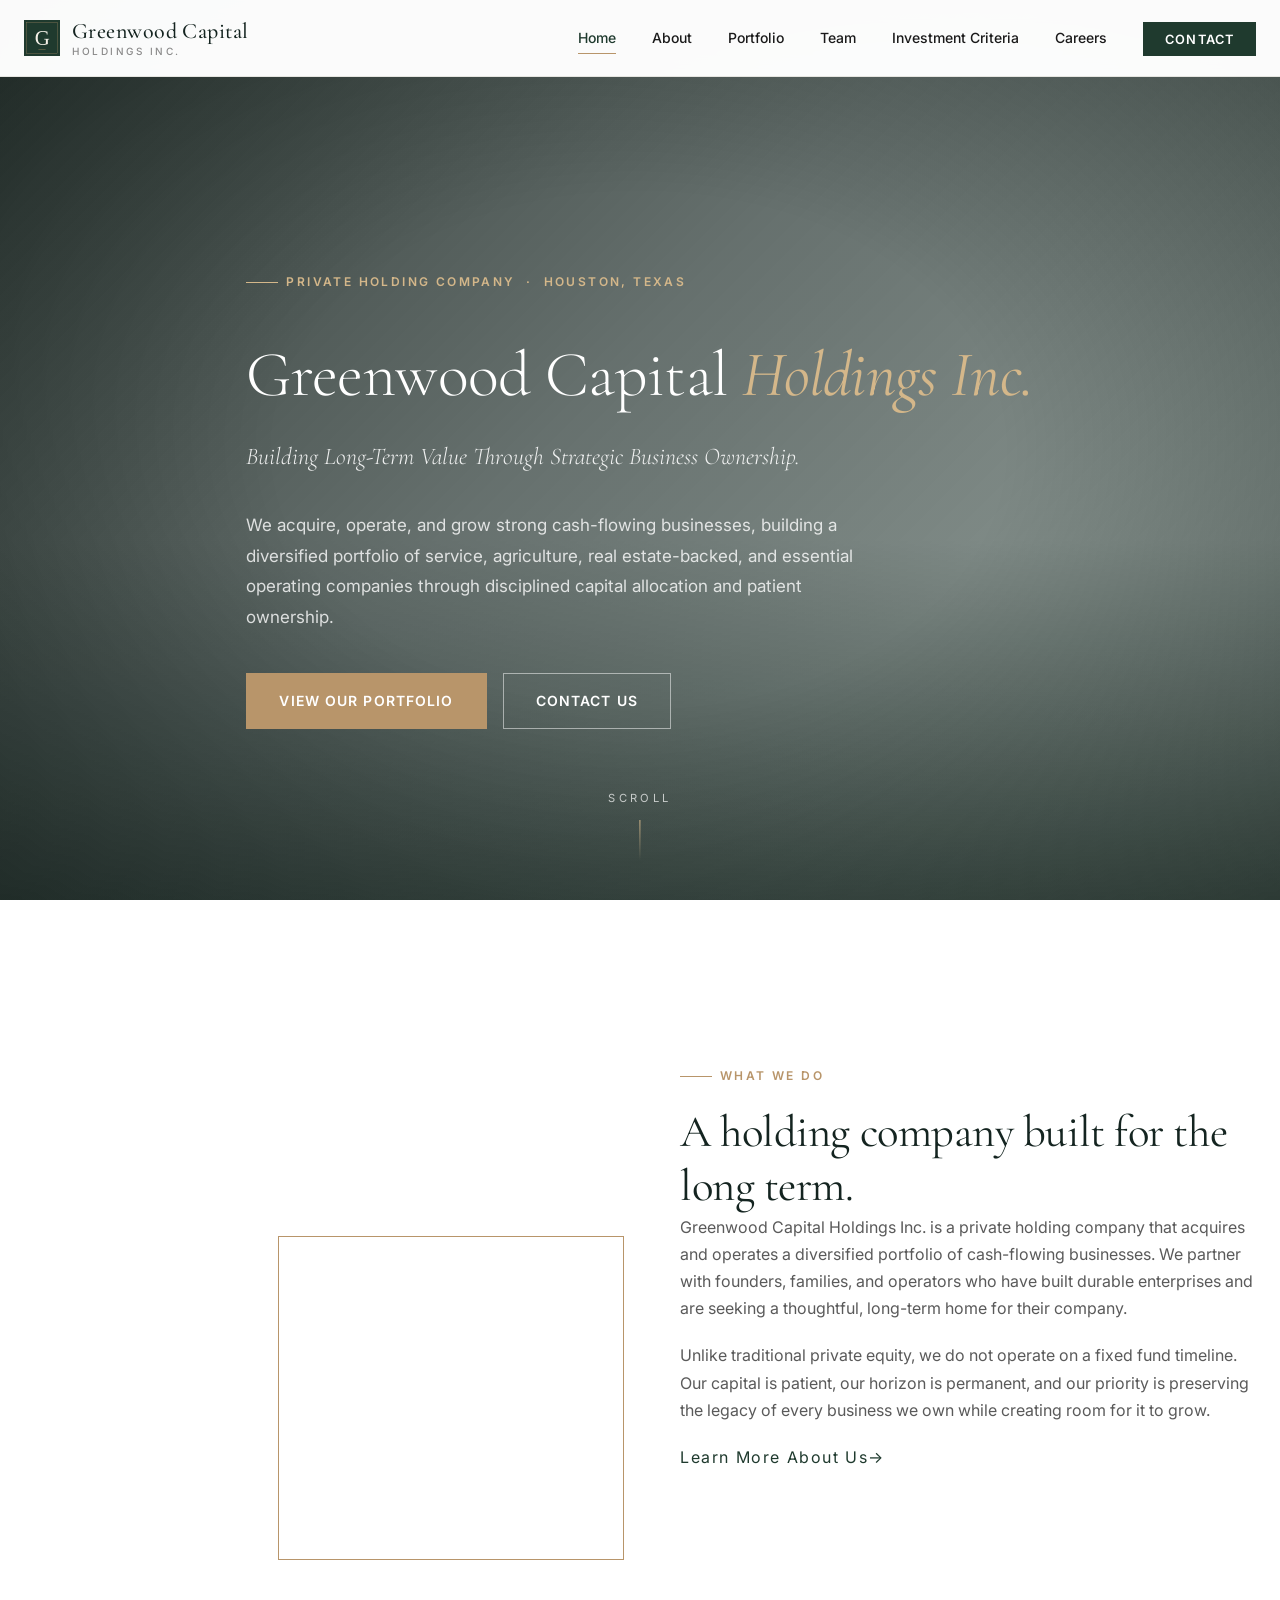
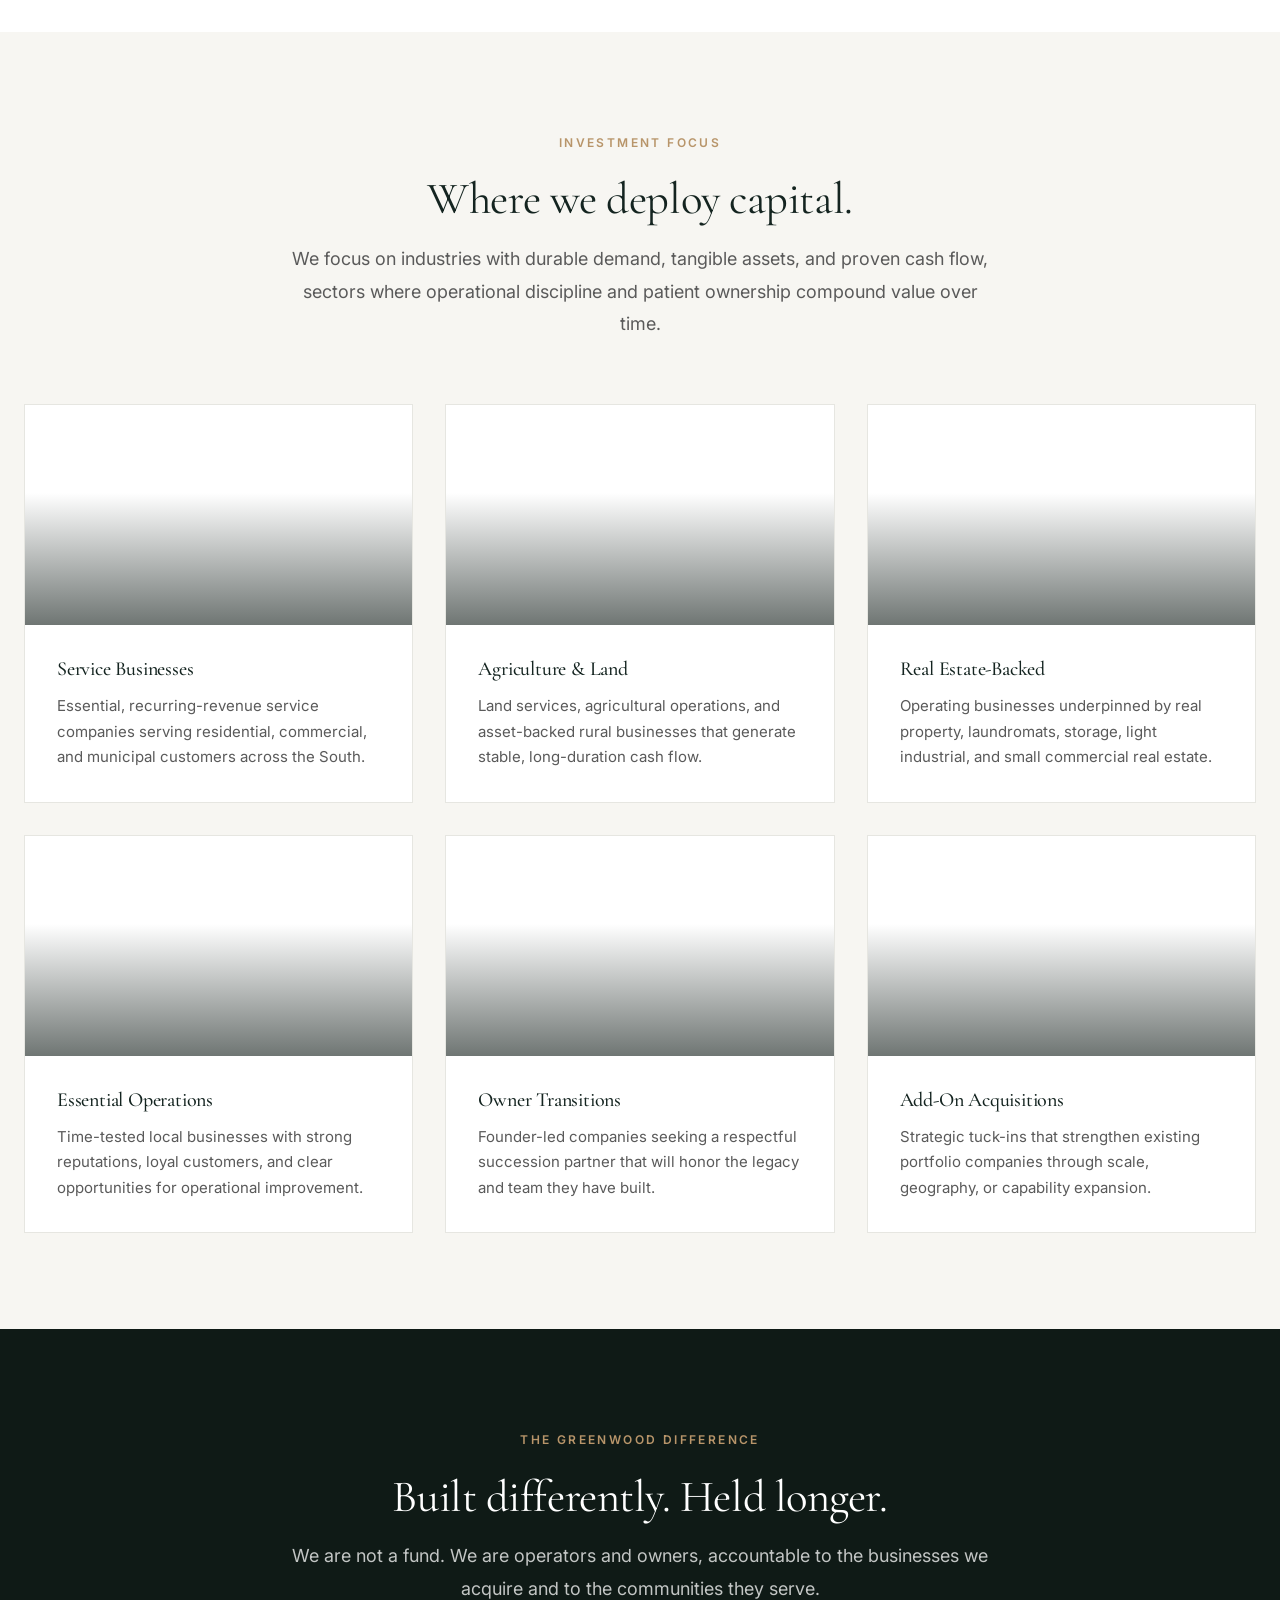
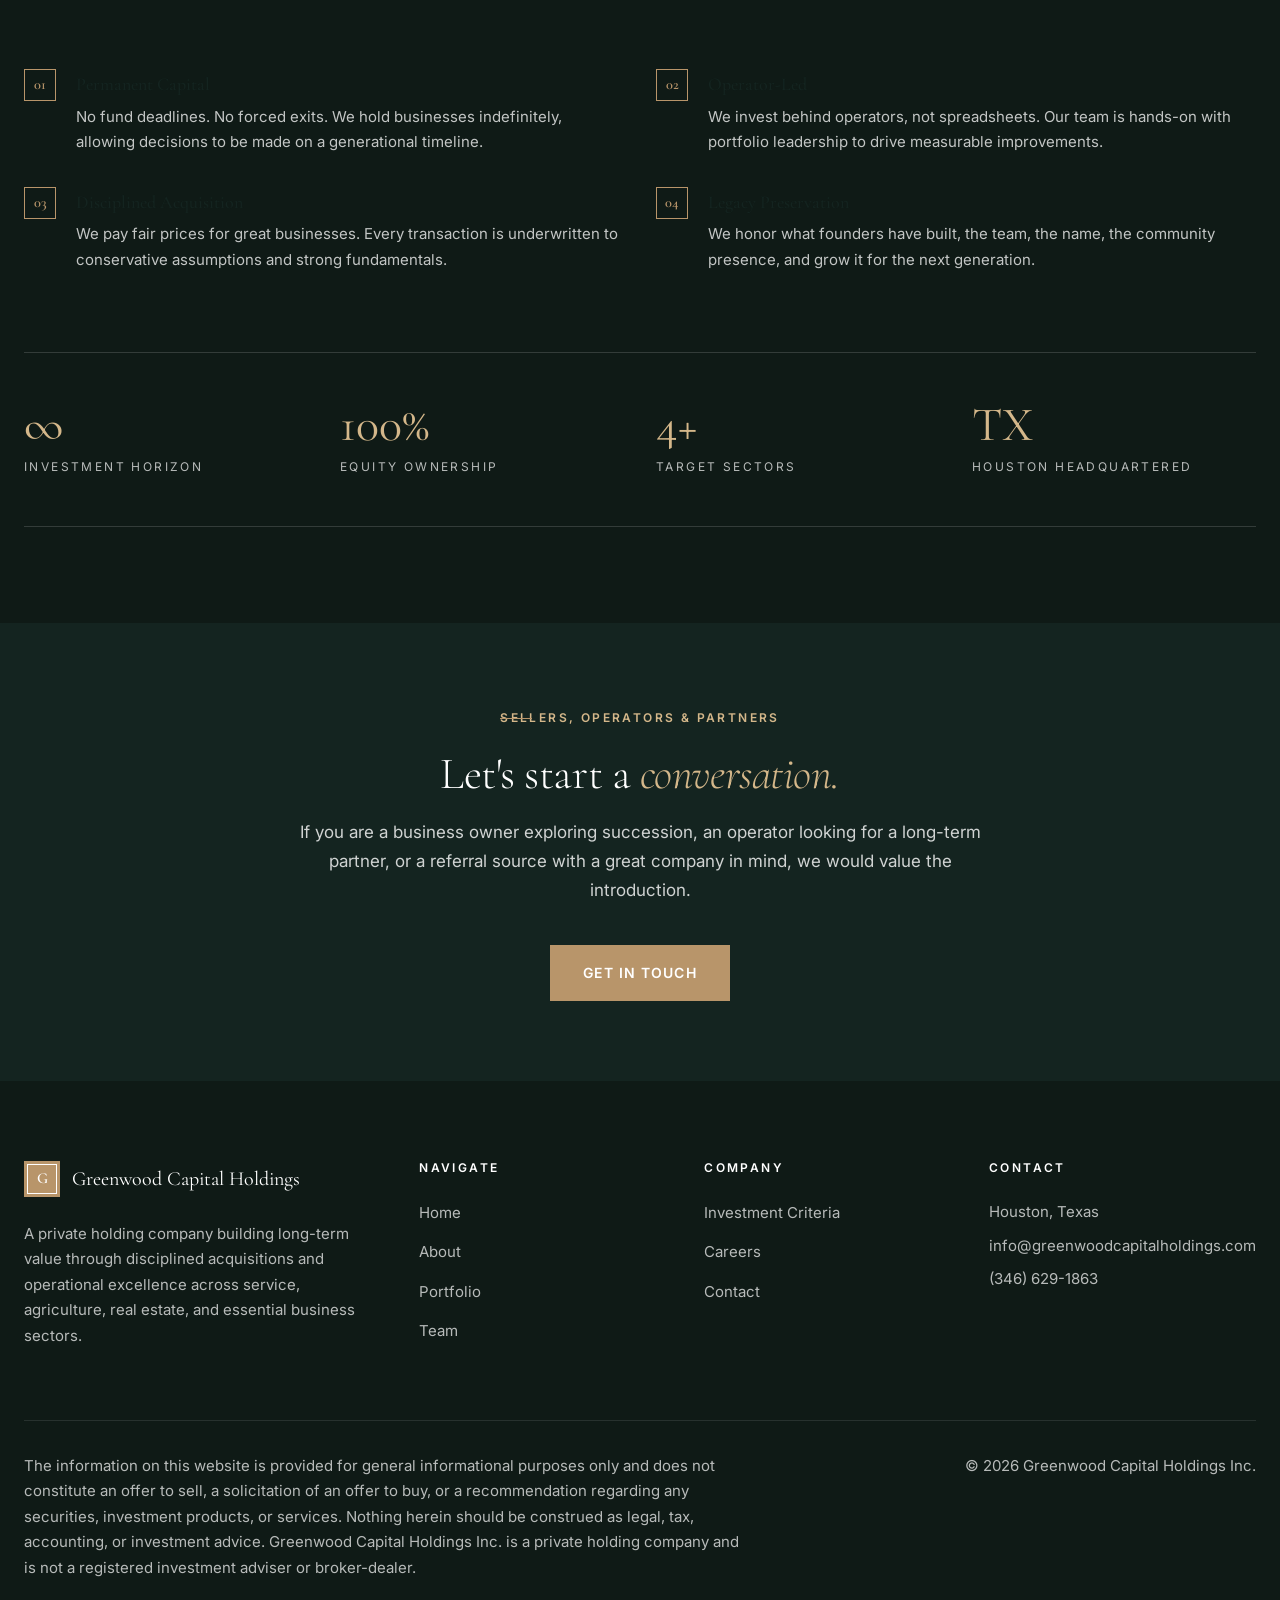
<file: index.html>
<!DOCTYPE html>
<html lang="en">
<head>
  <meta charset="UTF-8">
  <meta name="viewport" content="width=device-width, initial-scale=1.0">
  <title>Greenwood Capital Holdings Inc. | Building Long-Term Value</title>
  <meta name="description" content="Greenwood Capital Holdings Inc. is a private holding company focused on acquiring, operating, and growing strong cash-flowing businesses across service, agriculture, real estate, and essential business sectors.">
  <meta name="keywords" content="holding company, private equity, business acquisition, Houston, Greenwood Capital">
  <meta property="og:title" content="Greenwood Capital Holdings Inc.">
  <meta property="og:description" content="Building long-term value through strategic business ownership.">
  <meta property="og:type" content="website">
  <link rel="preconnect" href="https://fonts.googleapis.com">
  <link rel="preconnect" href="https://fonts.gstatic.com" crossorigin>
  <link href="https://fonts.googleapis.com/css2?family=Cormorant+Garamond:ital,wght@0,400;0,500;0,600;1,400;1,500&family=Inter:wght@400;500;600;700&display=swap" rel="stylesheet">
  <link rel="icon" type="image/svg+xml" href="images/favicon.svg">
  <link rel="apple-touch-icon" href="images/favicon.svg">
  <link rel="stylesheet" href="css/styles.css?v=5">
</head>
<body>

  <nav class="nav">
    <div class="nav__inner">
      <a href="index.html" class="nav__brand">
        <img src="images/logo-mark.svg" alt="" class="nav__mark">
        <span class="nav__brand-text">Greenwood Capital<small>Holdings Inc.</small></span>
      </a>
      <button class="nav__toggle" aria-label="Toggle menu"><span></span><span></span><span></span></button>
      <ul class="nav__menu">
        <li><a href="index.html" class="nav__link">Home</a></li>
        <li><a href="about.html" class="nav__link">About</a></li>
        <li><a href="portfolio.html" class="nav__link">Portfolio</a></li>
        <li><a href="team.html" class="nav__link">Team</a></li>
        <li><a href="investment-criteria.html" class="nav__link">Investment Criteria</a></li>
        <li><a href="careers.html" class="nav__link">Careers</a></li>
        <li><a href="contact.html" class="nav__cta">Contact</a></li>
      </ul>
    </div>
  </nav>

  <!-- HERO -->
  <header class="hero" data-parallax>
    <div class="hero__bg" data-parallax-bg></div>
    <div class="hero__overlay"></div>
    <div class="hero__vignette"></div>
    <div class="container">
      <div class="hero__inner">
        <span class="eyebrow">Private Holding Company &nbsp;·&nbsp; Houston, Texas</span>
        <h1>Greenwood Capital <em>Holdings Inc.</em></h1>
        <p class="hero__tagline">Building Long-Term Value Through Strategic Business Ownership.</p>
        <p class="hero__desc">We acquire, operate, and grow strong cash-flowing businesses, building a diversified portfolio of service, agriculture, real estate-backed, and essential operating companies through disciplined capital allocation and patient ownership.</p>
        <div class="hero__cta">
          <a href="portfolio.html" class="btn btn--accent">View Our Portfolio</a>
          <a href="contact.html" class="btn btn--outline">Contact Us</a>
        </div>
      </div>
    </div>
    <div class="hero__scroll">Scroll</div>
  </header>

  <!-- WHAT WE DO -->
  <section class="section">
    <div class="container">
      <div class="two-col">
        <div class="two-col__media reveal" style="background-image: url('https://images.unsplash.com/photo-1554224155-6726b3ff858f?ixlib=rb-4.0.3&auto=format&fit=crop&w=1600&q=80');"></div>
        <div class="reveal">
          <span class="eyebrow">What We Do</span>
          <h2>A holding company built for the long term.</h2>
          <p>Greenwood Capital Holdings Inc. is a private holding company that acquires and operates a diversified portfolio of cash-flowing businesses. We partner with founders, families, and operators who have built durable enterprises and are seeking a thoughtful, long-term home for their company.</p>
          <p>Unlike traditional private equity, we do not operate on a fixed fund timeline. Our capital is patient, our horizon is permanent, and our priority is preserving the legacy of every business we own while creating room for it to grow.</p>
          <a href="about.html" class="btn--ghost">Learn More About Us</a>
        </div>
      </div>
    </div>
  </section>

  <!-- INVESTMENT FOCUS -->
  <section class="section section--alt">
    <div class="container">
      <div class="section-header center">
        <span class="eyebrow">Investment Focus</span>
        <h2>Where we deploy capital.</h2>
        <p class="lead" style="margin: 1rem auto 0;">We focus on industries with durable demand, tangible assets, and proven cash flow, sectors where operational discipline and patient ownership compound value over time.</p>
      </div>
      <div class="grid grid--3">
        <div class="focus-card reveal">
          <div class="focus-card__img" style="background-image: url('https://images.unsplash.com/photo-1500382017468-9049fed747ef?ixlib=rb-4.0.3&auto=format&fit=crop&w=1200&q=80');"></div>
          <div class="focus-card__body">
            <h3>Service Businesses</h3>
            <p>Essential, recurring-revenue service companies serving residential, commercial, and municipal customers across the South.</p>
          </div>
        </div>
        <div class="focus-card reveal">
          <div class="focus-card__img" style="background-image: url('https://images.unsplash.com/photo-1500382017468-9049fed747ef?ixlib=rb-4.0.3&auto=format&fit=crop&w=1200&q=80');"></div>
          <div class="focus-card__body">
            <h3>Agriculture &amp; Land</h3>
            <p>Land services, agricultural operations, and asset-backed rural businesses that generate stable, long-duration cash flow.</p>
          </div>
        </div>
        <div class="focus-card reveal">
          <div class="focus-card__img" style="background-image: url('https://images.unsplash.com/photo-1486406146926-c627a92ad1ab?ixlib=rb-4.0.3&auto=format&fit=crop&w=1200&q=80');"></div>
          <div class="focus-card__body">
            <h3>Real Estate-Backed</h3>
            <p>Operating businesses underpinned by real property, laundromats, storage, light industrial, and small commercial real estate.</p>
          </div>
        </div>
        <div class="focus-card reveal">
          <div class="focus-card__img" style="background-image: url('https://images.unsplash.com/photo-1486325212027-8081e485255e?ixlib=rb-4.0.3&auto=format&fit=crop&w=1200&q=80');"></div>
          <div class="focus-card__body">
            <h3>Essential Operations</h3>
            <p>Time-tested local businesses with strong reputations, loyal customers, and clear opportunities for operational improvement.</p>
          </div>
        </div>
        <div class="focus-card reveal">
          <div class="focus-card__img" style="background-image: url('https://images.unsplash.com/photo-1416879595882-3373a0480b5b?ixlib=rb-4.0.3&auto=format&fit=crop&w=1200&q=80');"></div>
          <div class="focus-card__body">
            <h3>Owner Transitions</h3>
            <p>Founder-led companies seeking a respectful succession partner that will honor the legacy and team they have built.</p>
          </div>
        </div>
        <div class="focus-card reveal">
          <div class="focus-card__img" style="background-image: url('https://images.unsplash.com/photo-1497366216548-37526070297c?ixlib=rb-4.0.3&auto=format&fit=crop&w=1200&q=80');"></div>
          <div class="focus-card__body">
            <h3>Add-On Acquisitions</h3>
            <p>Strategic tuck-ins that strengthen existing portfolio companies through scale, geography, or capability expansion.</p>
          </div>
        </div>
      </div>
    </div>
  </section>

  <!-- WHY DIFFERENT -->
  <section class="section section--dark">
    <div class="container">
      <div class="section-header center">
        <span class="eyebrow">The Greenwood Difference</span>
        <h2>Built differently. Held longer.</h2>
        <p class="lead" style="margin: 1rem auto 0;">We are not a fund. We are operators and owners, accountable to the businesses we acquire and to the communities they serve.</p>
      </div>
      <ul class="value-list grid--2 reveal" style="display: grid; gap: 2rem; grid-template-columns: repeat(auto-fit, minmax(420px, 1fr));">
        <li>
          <span class="value-list__mark">01</span>
          <div class="value-list__body">
            <strong>Permanent Capital</strong>
            <p>No fund deadlines. No forced exits. We hold businesses indefinitely, allowing decisions to be made on a generational timeline.</p>
          </div>
        </li>
        <li>
          <span class="value-list__mark">02</span>
          <div class="value-list__body">
            <strong>Operator-Led</strong>
            <p>We invest behind operators, not spreadsheets. Our team is hands-on with portfolio leadership to drive measurable improvements.</p>
          </div>
        </li>
        <li>
          <span class="value-list__mark">03</span>
          <div class="value-list__body">
            <strong>Disciplined Acquisition</strong>
            <p>We pay fair prices for great businesses. Every transaction is underwritten to conservative assumptions and strong fundamentals.</p>
          </div>
        </li>
        <li>
          <span class="value-list__mark">04</span>
          <div class="value-list__body">
            <strong>Legacy Preservation</strong>
            <p>We honor what founders have built, the team, the name, the community presence, and grow it for the next generation.</p>
          </div>
        </li>
      </ul>
      <div class="stats reveal" style="margin-top: 5rem;">
        <div class="stat">
          <div class="stat__num">∞</div>
          <div class="stat__label">Investment Horizon</div>
        </div>
        <div class="stat">
          <div class="stat__num">100%</div>
          <div class="stat__label">Equity Ownership</div>
        </div>
        <div class="stat">
          <div class="stat__num">4+</div>
          <div class="stat__label">Target Sectors</div>
        </div>
        <div class="stat">
          <div class="stat__num">TX</div>
          <div class="stat__label">Houston Headquartered</div>
        </div>
      </div>
    </div>
  </section>

  <!-- CTA BANNER -->
  <section class="cta-banner">
    <div class="container">
      <div class="cta-banner__inner reveal">
        <span class="eyebrow" style="padding-left: 0; color: var(--color-accent-light);">Sellers, Operators &amp; Partners</span>
        <h2>Let's start a <em>conversation.</em></h2>
        <p>If you are a business owner exploring succession, an operator looking for a long-term partner, or a referral source with a great company in mind, we would value the introduction.</p>
        <a href="contact.html" class="btn btn--accent">Get in Touch</a>
      </div>
    </div>
  </section>

  <!-- FOOTER -->
  <footer class="footer">
    <div class="container">
      <div class="footer__inner">
        <div>
          <div class="footer__brand"><span class="nav__mark">G</span><span>Greenwood Capital Holdings</span></div>
          <p>A private holding company building long-term value through disciplined acquisitions and operational excellence across service, agriculture, real estate, and essential business sectors.</p>
        </div>
        <div>
          <h4>Navigate</h4>
          <ul>
            <li><a href="index.html">Home</a></li>
            <li><a href="about.html">About</a></li>
            <li><a href="portfolio.html">Portfolio</a></li>
            <li><a href="team.html">Team</a></li>
          </ul>
        </div>
        <div>
          <h4>Company</h4>
          <ul>
            <li><a href="investment-criteria.html">Investment Criteria</a></li>
            <li><a href="careers.html">Careers</a></li>
            <li><a href="contact.html">Contact</a></li>
          </ul>
        </div>
        <div>
          <h4>Contact</h4>
          <div class="footer__contact">
            <div>Houston, Texas</div>
            <div><a href="mailto:info@greenwoodcapitalholdings.com">info@greenwoodcapitalholdings.com</a></div>
            <div><a href="tel:+13466291863">(346) 629-1863</a></div>
          </div>
        </div>
      </div>
      <div class="footer__bottom">
        <p class="footer__disclaimer">The information on this website is provided for general informational purposes only and does not constitute an offer to sell, a solicitation of an offer to buy, or a recommendation regarding any securities, investment products, or services. Nothing herein should be construed as legal, tax, accounting, or investment advice. Greenwood Capital Holdings Inc. is a private holding company and is not a registered investment adviser or broker-dealer.</p>
        <p class="footer__copy">© 2026 Greenwood Capital Holdings Inc.</p>
      </div>
    </div>
  </footer>

  <script src="js/main.js?v=5"></script>
</body>
</html>
</file>
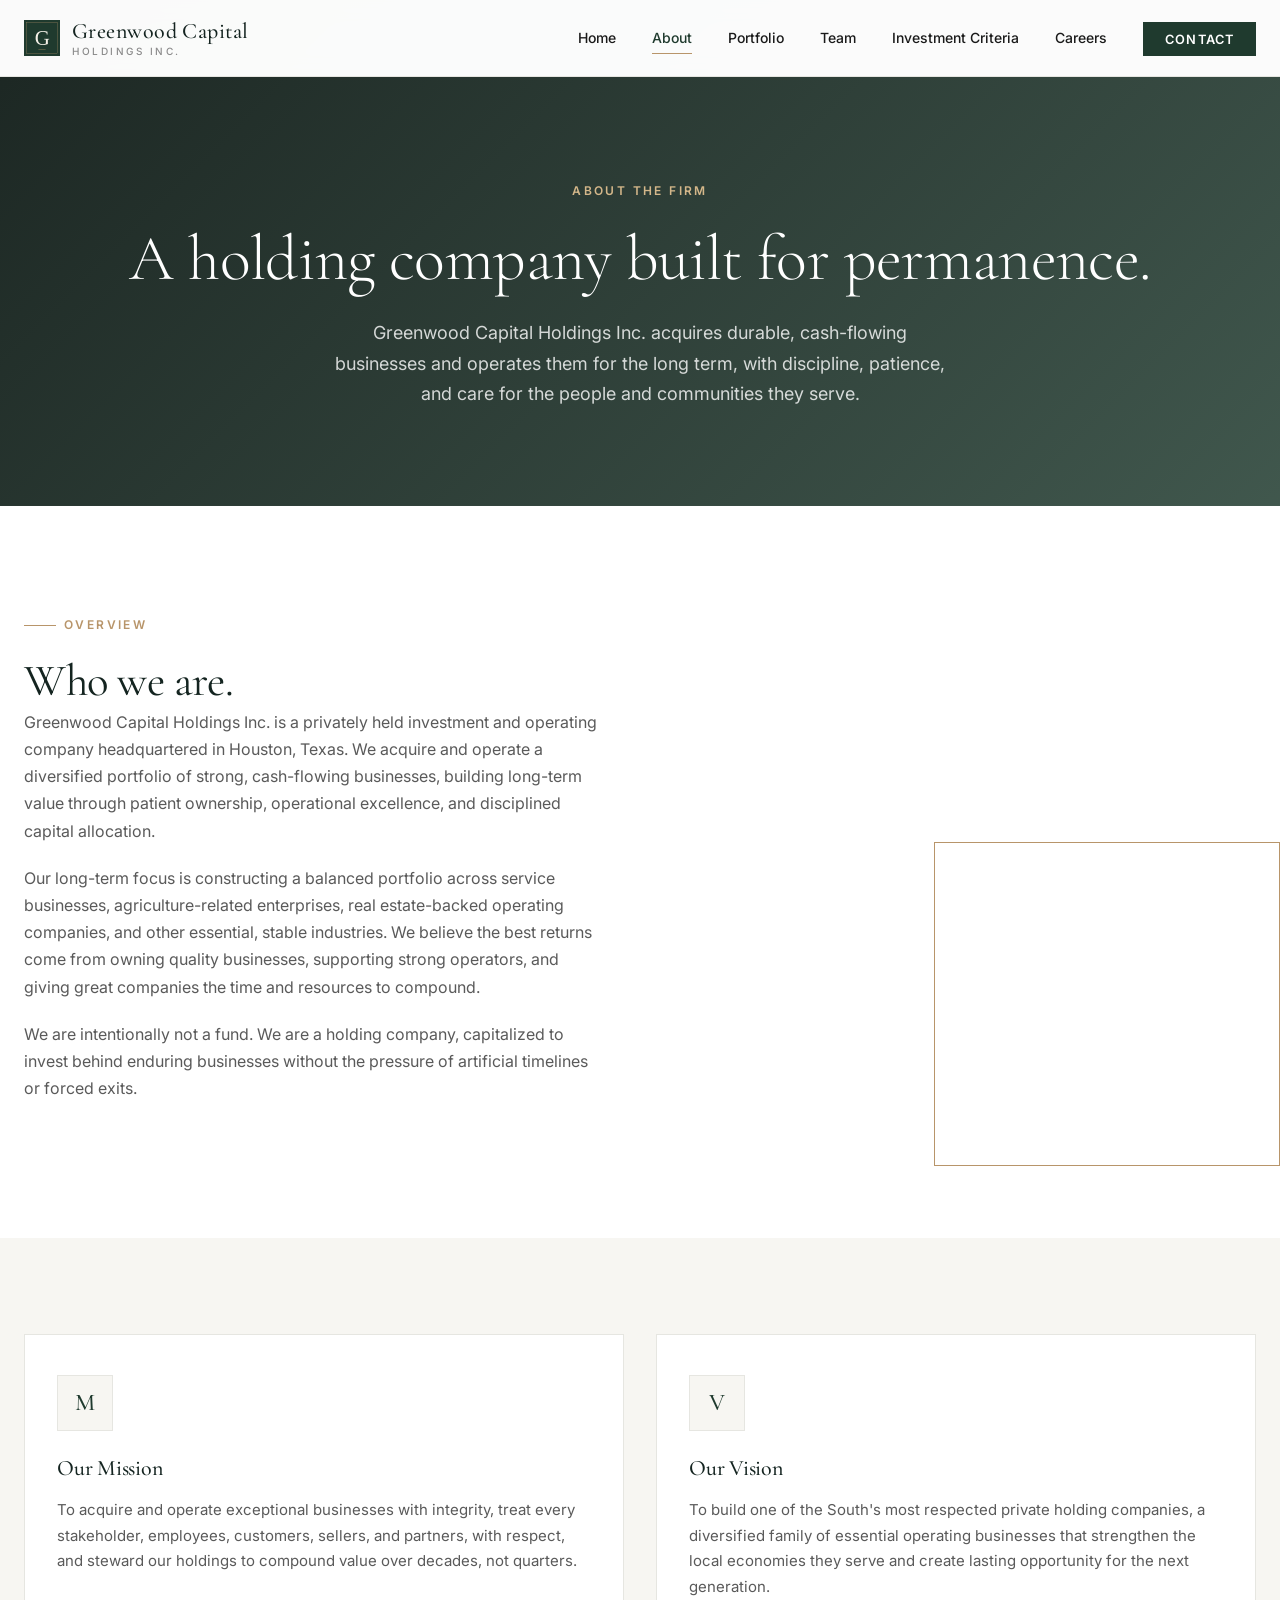
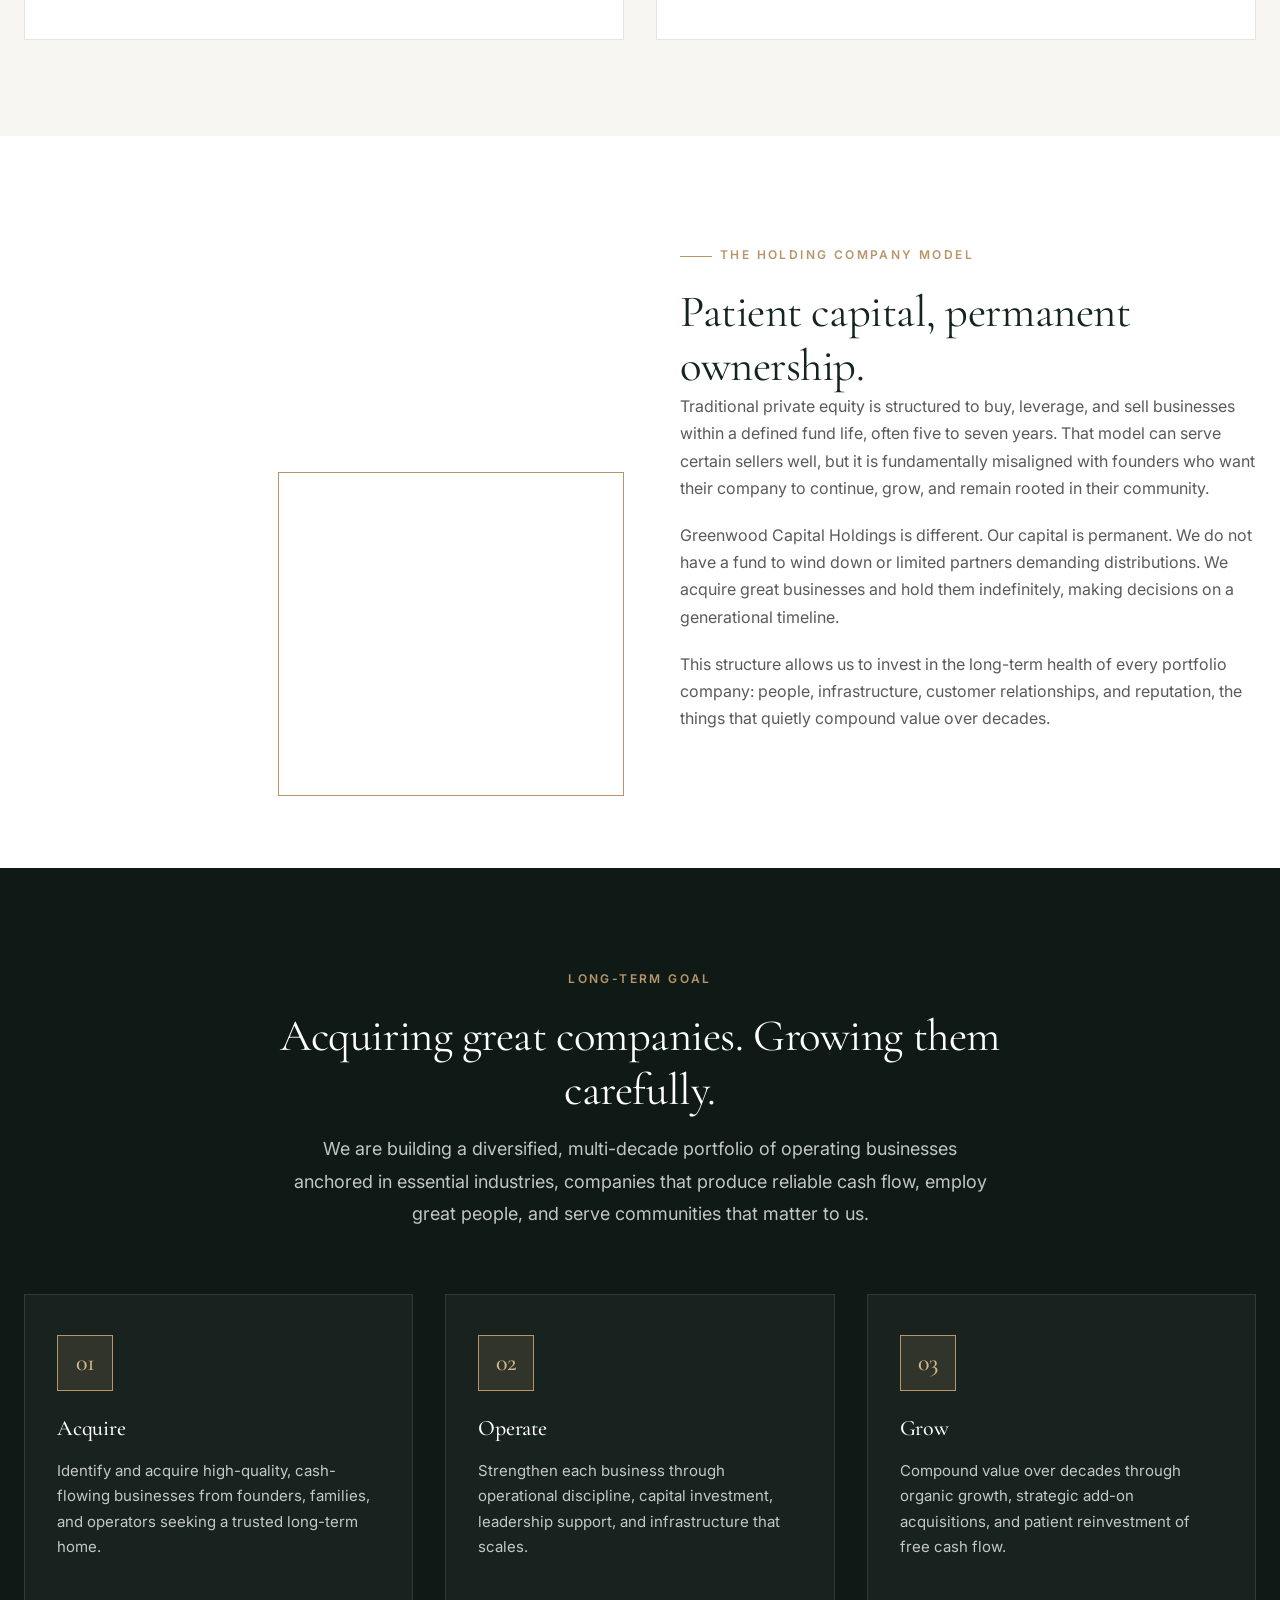
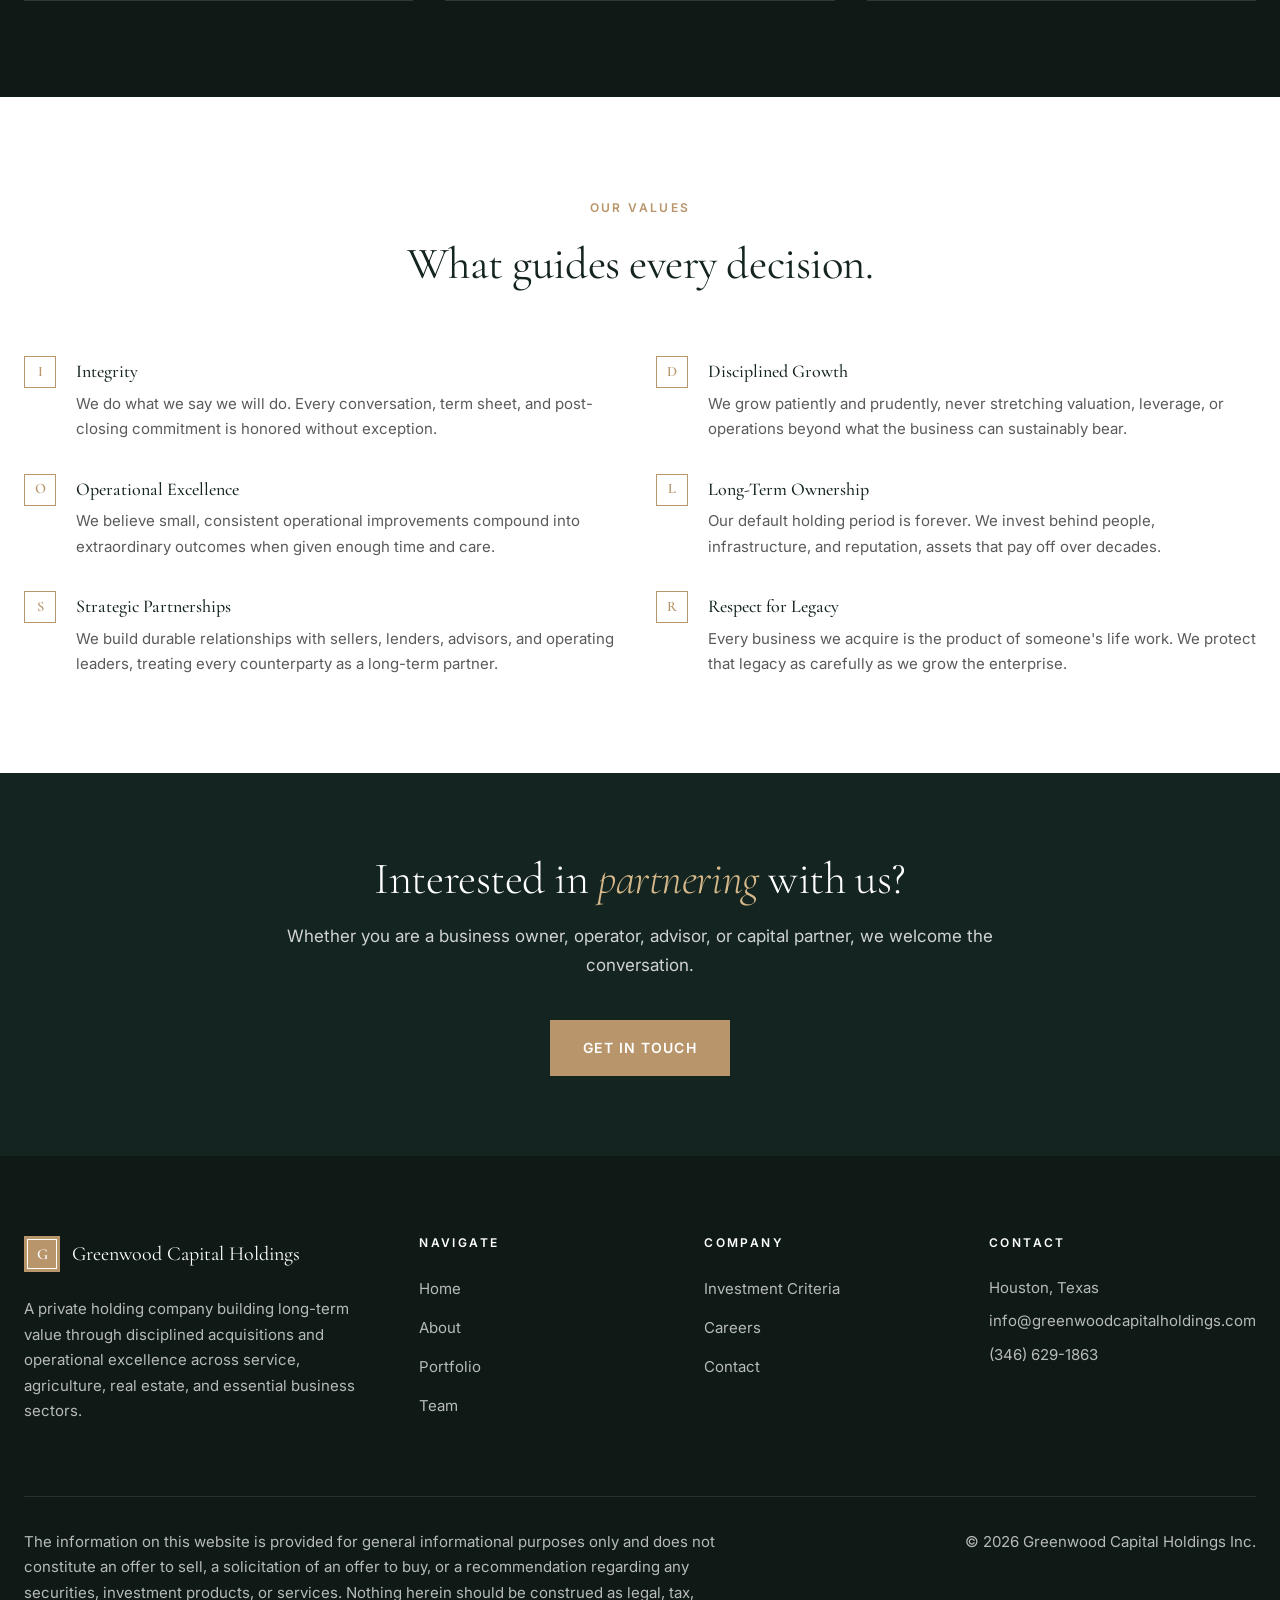
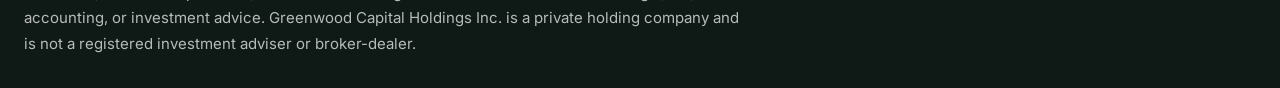
<file: about.html>
<!DOCTYPE html>
<html lang="en">
<head>
  <meta charset="UTF-8">
  <meta name="viewport" content="width=device-width, initial-scale=1.0">
  <title>About | Greenwood Capital Holdings Inc.</title>
  <meta name="description" content="Greenwood Capital Holdings Inc. is a Houston-based private holding company built on integrity, disciplined growth, operational excellence, and long-term ownership.">
  <link rel="preconnect" href="https://fonts.googleapis.com">
  <link rel="preconnect" href="https://fonts.gstatic.com" crossorigin>
  <link href="https://fonts.googleapis.com/css2?family=Cormorant+Garamond:ital,wght@0,400;0,500;0,600;1,400;1,500&family=Inter:wght@400;500;600;700&display=swap" rel="stylesheet">
  <link rel="icon" type="image/svg+xml" href="images/favicon.svg">
  <link rel="apple-touch-icon" href="images/favicon.svg">
  <link rel="stylesheet" href="css/styles.css?v=5">
</head>
<body>

  <nav class="nav">
    <div class="nav__inner">
      <a href="index.html" class="nav__brand">
        <img src="images/logo-mark.svg" alt="" class="nav__mark">
        <span class="nav__brand-text">Greenwood Capital<small>Holdings Inc.</small></span>
      </a>
      <button class="nav__toggle" aria-label="Toggle menu"><span></span><span></span><span></span></button>
      <ul class="nav__menu">
        <li><a href="index.html" class="nav__link">Home</a></li>
        <li><a href="about.html" class="nav__link">About</a></li>
        <li><a href="portfolio.html" class="nav__link">Portfolio</a></li>
        <li><a href="team.html" class="nav__link">Team</a></li>
        <li><a href="investment-criteria.html" class="nav__link">Investment Criteria</a></li>
        <li><a href="careers.html" class="nav__link">Careers</a></li>
        <li><a href="contact.html" class="nav__cta">Contact</a></li>
      </ul>
    </div>
  </nav>

  <header class="page-header">
    <div class="container">
      <span class="eyebrow">About the Firm</span>
      <h1>A holding company built for permanence.</h1>
      <p>Greenwood Capital Holdings Inc. acquires durable, cash-flowing businesses and operates them for the long term, with discipline, patience, and care for the people and communities they serve.</p>
    </div>
  </header>

  <!-- OVERVIEW -->
  <section class="section">
    <div class="container">
      <div class="two-col">
        <div class="reveal">
          <span class="eyebrow">Overview</span>
          <h2>Who we are.</h2>
          <p>Greenwood Capital Holdings Inc. is a privately held investment and operating company headquartered in Houston, Texas. We acquire and operate a diversified portfolio of strong, cash-flowing businesses, building long-term value through patient ownership, operational excellence, and disciplined capital allocation.</p>
          <p>Our long-term focus is constructing a balanced portfolio across service businesses, agriculture-related enterprises, real estate-backed operating companies, and other essential, stable industries. We believe the best returns come from owning quality businesses, supporting strong operators, and giving great companies the time and resources to compound.</p>
          <p>We are intentionally not a fund. We are a holding company, capitalized to invest behind enduring businesses without the pressure of artificial timelines or forced exits.</p>
        </div>
        <div class="two-col__media reveal" style="background-image: url('https://images.unsplash.com/photo-1486325212027-8081e485255e?ixlib=rb-4.0.3&auto=format&fit=crop&w=1600&q=80');"></div>
      </div>
    </div>
  </section>

  <!-- MISSION / VISION -->
  <section class="section section--alt">
    <div class="container">
      <div class="grid grid--2">
        <div class="card reveal">
          <div class="card__icon">M</div>
          <h3>Our Mission</h3>
          <p>To acquire and operate exceptional businesses with integrity, treat every stakeholder, employees, customers, sellers, and partners, with respect, and steward our holdings to compound value over decades, not quarters.</p>
        </div>
        <div class="card reveal">
          <div class="card__icon">V</div>
          <h3>Our Vision</h3>
          <p>To build one of the South's most respected private holding companies, a diversified family of essential operating businesses that strengthen the local economies they serve and create lasting opportunity for the next generation.</p>
        </div>
      </div>
    </div>
  </section>

  <!-- HOLDING COMPANY MODEL -->
  <section class="section">
    <div class="container">
      <div class="two-col">
        <div class="two-col__media reveal" style="background-image: url('https://images.unsplash.com/photo-1554224155-1696413565d3?ixlib=rb-4.0.3&auto=format&fit=crop&w=1600&q=80');"></div>
        <div class="reveal">
          <span class="eyebrow">The Holding Company Model</span>
          <h2>Patient capital, permanent ownership.</h2>
          <p>Traditional private equity is structured to buy, leverage, and sell businesses within a defined fund life, often five to seven years. That model can serve certain sellers well, but it is fundamentally misaligned with founders who want their company to continue, grow, and remain rooted in their community.</p>
          <p>Greenwood Capital Holdings is different. Our capital is permanent. We do not have a fund to wind down or limited partners demanding distributions. We acquire great businesses and hold them indefinitely, making decisions on a generational timeline.</p>
          <p>This structure allows us to invest in the long-term health of every portfolio company: people, infrastructure, customer relationships, and reputation, the things that quietly compound value over decades.</p>
        </div>
      </div>
    </div>
  </section>

  <!-- LONG TERM GOAL -->
  <section class="section section--dark">
    <div class="container">
      <div class="section-header center">
        <span class="eyebrow">Long-Term Goal</span>
        <h2>Acquiring great companies. Growing them carefully.</h2>
        <p class="lead" style="margin: 1rem auto 0;">We are building a diversified, multi-decade portfolio of operating businesses anchored in essential industries, companies that produce reliable cash flow, employ great people, and serve communities that matter to us.</p>
      </div>
      <div class="grid grid--3 reveal">
        <div class="card" style="background: rgba(255,255,255,0.04); border-color: rgba(255,255,255,0.1);">
          <div class="card__icon" style="background: rgba(184, 149, 106, 0.15); border-color: var(--color-accent); color: var(--color-accent-light);">01</div>
          <h3 style="color: var(--color-white);">Acquire</h3>
          <p>Identify and acquire high-quality, cash-flowing businesses from founders, families, and operators seeking a trusted long-term home.</p>
        </div>
        <div class="card" style="background: rgba(255,255,255,0.04); border-color: rgba(255,255,255,0.1);">
          <div class="card__icon" style="background: rgba(184, 149, 106, 0.15); border-color: var(--color-accent); color: var(--color-accent-light);">02</div>
          <h3 style="color: var(--color-white);">Operate</h3>
          <p>Strengthen each business through operational discipline, capital investment, leadership support, and infrastructure that scales.</p>
        </div>
        <div class="card" style="background: rgba(255,255,255,0.04); border-color: rgba(255,255,255,0.1);">
          <div class="card__icon" style="background: rgba(184, 149, 106, 0.15); border-color: var(--color-accent); color: var(--color-accent-light);">03</div>
          <h3 style="color: var(--color-white);">Grow</h3>
          <p>Compound value over decades through organic growth, strategic add-on acquisitions, and patient reinvestment of free cash flow.</p>
        </div>
      </div>
    </div>
  </section>

  <!-- VALUES -->
  <section class="section">
    <div class="container">
      <div class="section-header center">
        <span class="eyebrow">Our Values</span>
        <h2>What guides every decision.</h2>
      </div>
      <ul class="value-list reveal" style="display: grid; gap: 2rem; grid-template-columns: repeat(auto-fit, minmax(420px, 1fr));">
        <li>
          <span class="value-list__mark">I</span>
          <div class="value-list__body">
            <strong>Integrity</strong>
            <p>We do what we say we will do. Every conversation, term sheet, and post-closing commitment is honored without exception.</p>
          </div>
        </li>
        <li>
          <span class="value-list__mark">D</span>
          <div class="value-list__body">
            <strong>Disciplined Growth</strong>
            <p>We grow patiently and prudently, never stretching valuation, leverage, or operations beyond what the business can sustainably bear.</p>
          </div>
        </li>
        <li>
          <span class="value-list__mark">O</span>
          <div class="value-list__body">
            <strong>Operational Excellence</strong>
            <p>We believe small, consistent operational improvements compound into extraordinary outcomes when given enough time and care.</p>
          </div>
        </li>
        <li>
          <span class="value-list__mark">L</span>
          <div class="value-list__body">
            <strong>Long-Term Ownership</strong>
            <p>Our default holding period is forever. We invest behind people, infrastructure, and reputation, assets that pay off over decades.</p>
          </div>
        </li>
        <li>
          <span class="value-list__mark">S</span>
          <div class="value-list__body">
            <strong>Strategic Partnerships</strong>
            <p>We build durable relationships with sellers, lenders, advisors, and operating leaders, treating every counterparty as a long-term partner.</p>
          </div>
        </li>
        <li>
          <span class="value-list__mark">R</span>
          <div class="value-list__body">
            <strong>Respect for Legacy</strong>
            <p>Every business we acquire is the product of someone's life work. We protect that legacy as carefully as we grow the enterprise.</p>
          </div>
        </li>
      </ul>
    </div>
  </section>

  <section class="cta-banner">
    <div class="container">
      <div class="cta-banner__inner reveal">
        <h2>Interested in <em>partnering</em> with us?</h2>
        <p>Whether you are a business owner, operator, advisor, or capital partner, we welcome the conversation.</p>
        <a href="contact.html" class="btn btn--accent">Get in Touch</a>
      </div>
    </div>
  </section>

  <footer class="footer">
    <div class="container">
      <div class="footer__inner">
        <div>
          <div class="footer__brand"><span class="nav__mark">G</span><span>Greenwood Capital Holdings</span></div>
          <p>A private holding company building long-term value through disciplined acquisitions and operational excellence across service, agriculture, real estate, and essential business sectors.</p>
        </div>
        <div>
          <h4>Navigate</h4>
          <ul>
            <li><a href="index.html">Home</a></li>
            <li><a href="about.html">About</a></li>
            <li><a href="portfolio.html">Portfolio</a></li>
            <li><a href="team.html">Team</a></li>
          </ul>
        </div>
        <div>
          <h4>Company</h4>
          <ul>
            <li><a href="investment-criteria.html">Investment Criteria</a></li>
            <li><a href="careers.html">Careers</a></li>
            <li><a href="contact.html">Contact</a></li>
          </ul>
        </div>
        <div>
          <h4>Contact</h4>
          <div class="footer__contact">
            <div>Houston, Texas</div>
            <div><a href="mailto:info@greenwoodcapitalholdings.com">info@greenwoodcapitalholdings.com</a></div>
            <div><a href="tel:+13466291863">(346) 629-1863</a></div>
          </div>
        </div>
      </div>
      <div class="footer__bottom">
        <p class="footer__disclaimer">The information on this website is provided for general informational purposes only and does not constitute an offer to sell, a solicitation of an offer to buy, or a recommendation regarding any securities, investment products, or services. Nothing herein should be construed as legal, tax, accounting, or investment advice. Greenwood Capital Holdings Inc. is a private holding company and is not a registered investment adviser or broker-dealer.</p>
        <p class="footer__copy">© 2026 Greenwood Capital Holdings Inc.</p>
      </div>
    </div>
  </footer>

  <script src="js/main.js?v=5"></script>
</body>
</html>
</file>
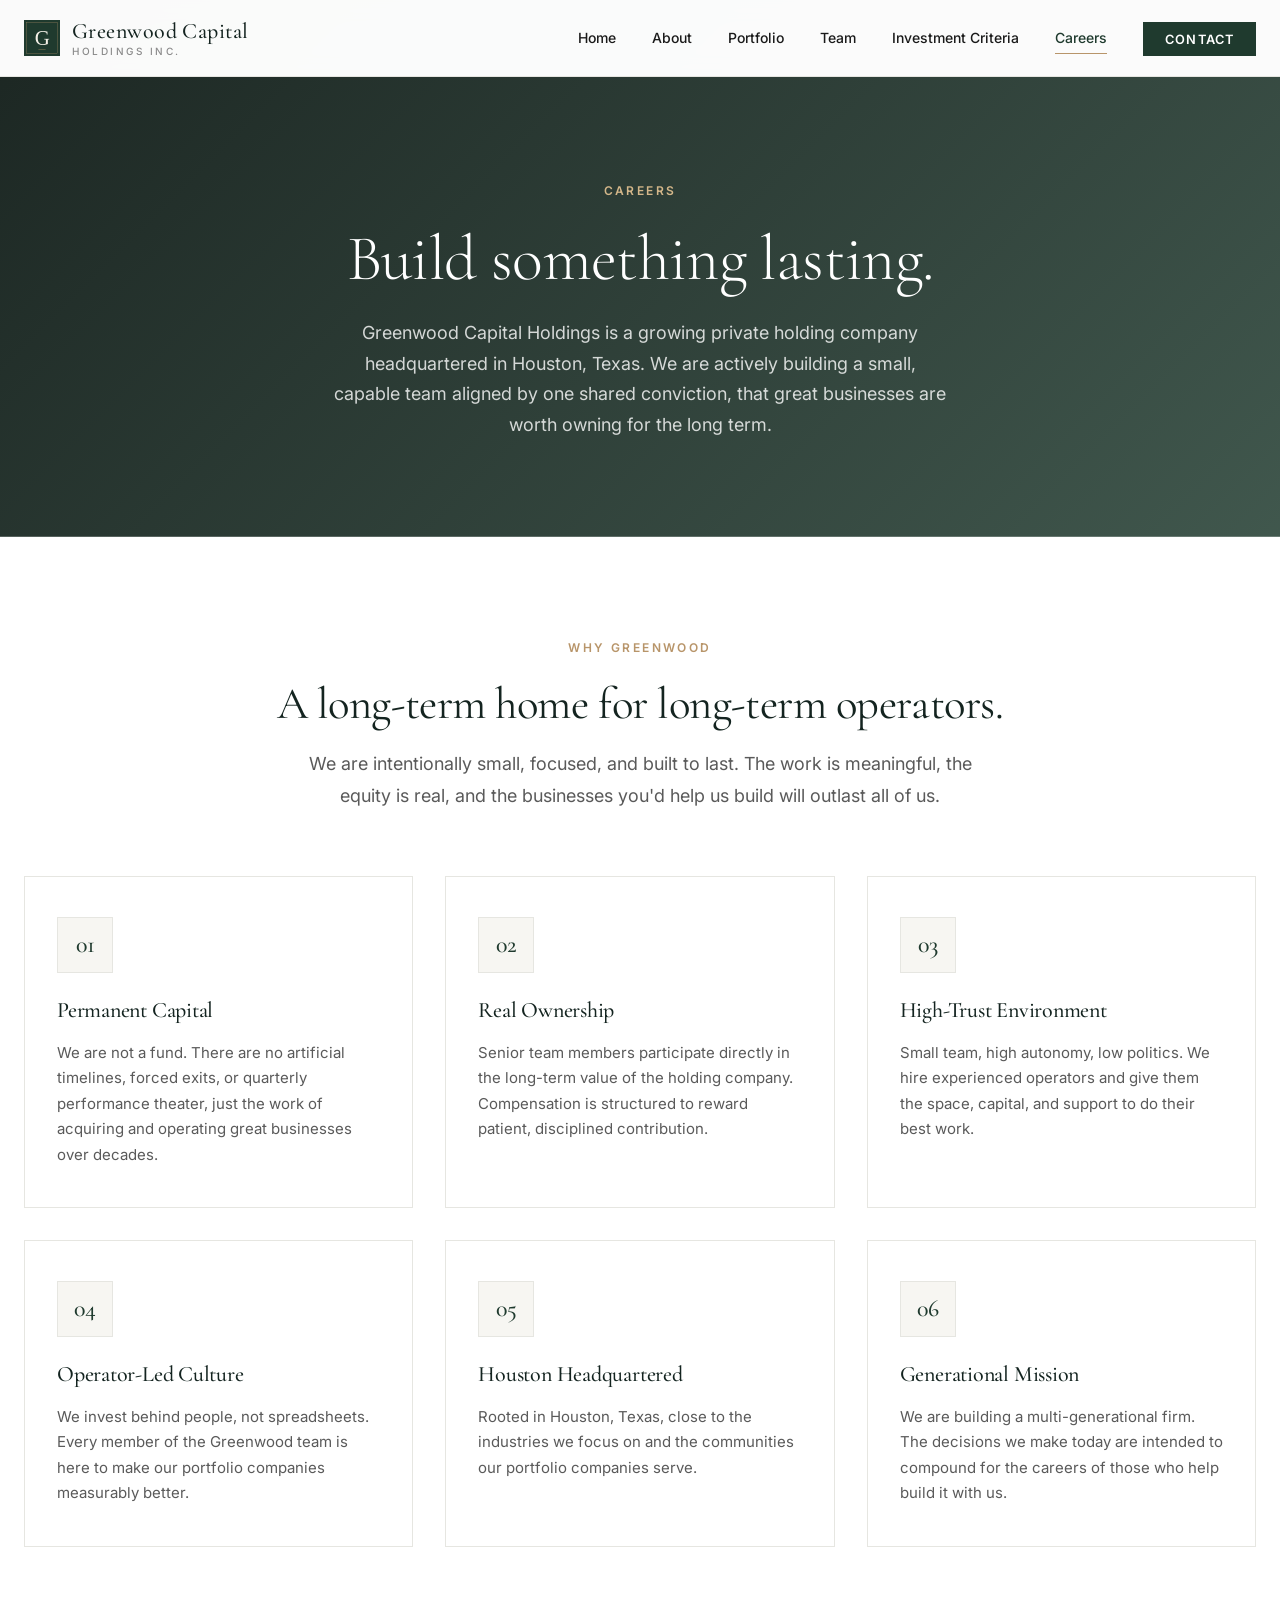
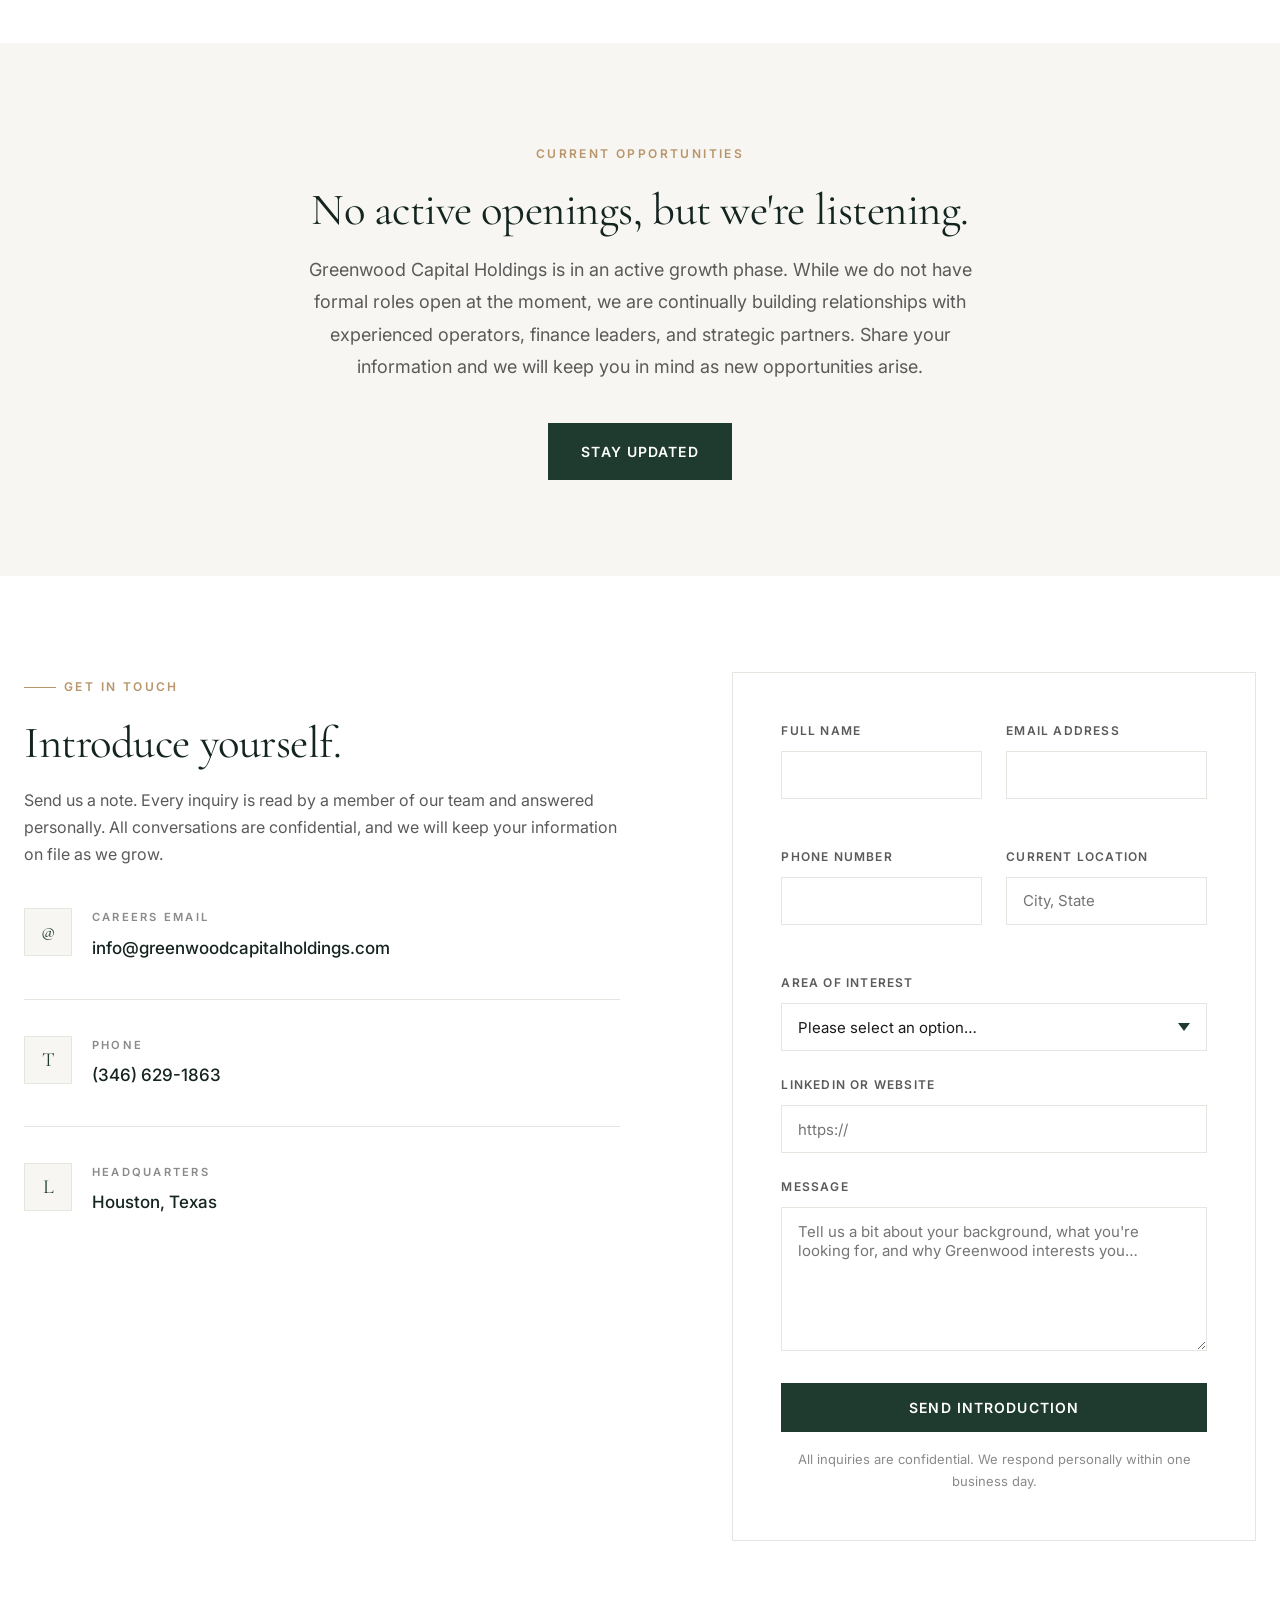
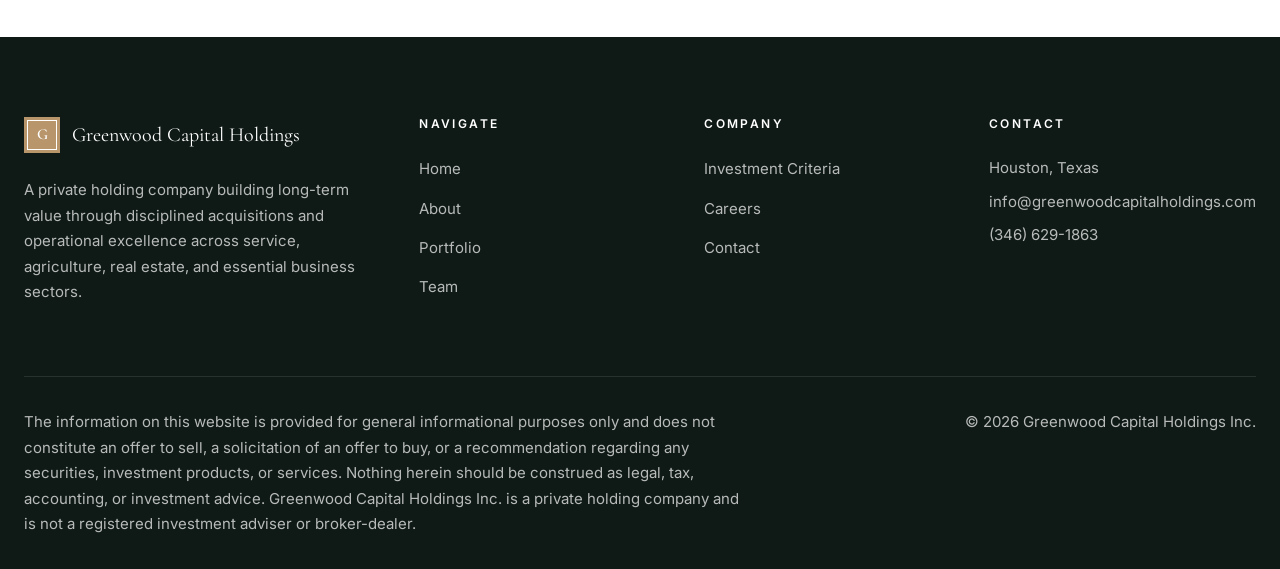
<file: careers.html>
<!DOCTYPE html>
<html lang="en">
<head>
  <meta charset="UTF-8">
  <meta name="viewport" content="width=device-width, initial-scale=1.0">
  <title>Careers | Greenwood Capital Holdings Inc.</title>
  <meta name="description" content="Build a long-term career with Greenwood Capital Holdings Inc. a Houston-based private holding company growing across service, agriculture, and real estate-backed industries.">
  <link rel="icon" type="image/svg+xml" href="images/favicon.svg">
  <link rel="apple-touch-icon" href="images/favicon.svg">
  <link rel="preconnect" href="https://fonts.googleapis.com">
  <link rel="preconnect" href="https://fonts.gstatic.com" crossorigin>
  <link href="https://fonts.googleapis.com/css2?family=Cormorant+Garamond:ital,wght@0,400;0,500;0,600;1,400;1,500&family=Inter:wght@400;500;600;700&display=swap" rel="stylesheet">
  <link rel="stylesheet" href="css/styles.css?v=5">
</head>
<body>

  <nav class="nav">
    <div class="nav__inner">
      <a href="index.html" class="nav__brand">
        <img src="images/logo-mark.svg" alt="" class="nav__mark">
        <span class="nav__brand-text">Greenwood Capital<small>Holdings Inc.</small></span>
      </a>
      <button class="nav__toggle" aria-label="Toggle menu"><span></span><span></span><span></span></button>
      <ul class="nav__menu">
        <li><a href="index.html" class="nav__link">Home</a></li>
        <li><a href="about.html" class="nav__link">About</a></li>
        <li><a href="portfolio.html" class="nav__link">Portfolio</a></li>
        <li><a href="team.html" class="nav__link">Team</a></li>
        <li><a href="investment-criteria.html" class="nav__link">Investment Criteria</a></li>
        <li><a href="careers.html" class="nav__link">Careers</a></li>
        <li><a href="contact.html" class="nav__cta">Contact</a></li>
      </ul>
    </div>
  </nav>

  <header class="page-header">
    <div class="container">
      <span class="eyebrow">Careers</span>
      <h1>Build something lasting.</h1>
      <p>Greenwood Capital Holdings is a growing private holding company headquartered in Houston, Texas. We are actively building a small, capable team aligned by one shared conviction, that great businesses are worth owning for the long term.</p>
    </div>
  </header>

  <!-- WHY GREENWOOD -->
  <section class="section">
    <div class="container">
      <div class="section-header center">
        <span class="eyebrow">Why Greenwood</span>
        <h2>A long-term home for long-term operators.</h2>
        <p class="lead" style="margin: 1rem auto 0;">We are intentionally small, focused, and built to last. The work is meaningful, the equity is real, and the businesses you'd help us build will outlast all of us.</p>
      </div>
      <div class="grid grid--3">
        <div class="card reveal">
          <div class="card__icon">01</div>
          <h3>Permanent Capital</h3>
          <p>We are not a fund. There are no artificial timelines, forced exits, or quarterly performance theater, just the work of acquiring and operating great businesses over decades.</p>
        </div>
        <div class="card reveal">
          <div class="card__icon">02</div>
          <h3>Real Ownership</h3>
          <p>Senior team members participate directly in the long-term value of the holding company. Compensation is structured to reward patient, disciplined contribution.</p>
        </div>
        <div class="card reveal">
          <div class="card__icon">03</div>
          <h3>High-Trust Environment</h3>
          <p>Small team, high autonomy, low politics. We hire experienced operators and give them the space, capital, and support to do their best work.</p>
        </div>
        <div class="card reveal">
          <div class="card__icon">04</div>
          <h3>Operator-Led Culture</h3>
          <p>We invest behind people, not spreadsheets. Every member of the Greenwood team is here to make our portfolio companies measurably better.</p>
        </div>
        <div class="card reveal">
          <div class="card__icon">05</div>
          <h3>Houston Headquartered</h3>
          <p>Rooted in Houston, Texas, close to the industries we focus on and the communities our portfolio companies serve.</p>
        </div>
        <div class="card reveal">
          <div class="card__icon">06</div>
          <h3>Generational Mission</h3>
          <p>We are building a multi-generational firm. The decisions we make today are intended to compound for the careers of those who help build it with us.</p>
        </div>
      </div>
    </div>
  </section>

  <!-- NO CURRENT OPENINGS, STAY UPDATED -->
  <section class="section section--alt">
    <div class="container">
      <div class="section-header center reveal" style="margin-bottom: 0;">
        <span class="eyebrow">Current Opportunities</span>
        <h2>No active openings, but we're listening.</h2>
        <p class="lead" style="margin: 1rem auto 2.5rem;">Greenwood Capital Holdings is in an active growth phase. While we do not have formal roles open at the moment, we are continually building relationships with experienced operators, finance leaders, and strategic partners. Share your information and we will keep you in mind as new opportunities arise.</p>
        <a href="#stay-updated" class="btn btn--primary">Stay Updated</a>
      </div>
    </div>
  </section>

  <!-- CONTACT FORM -->
  <section class="section" id="stay-updated">
    <div class="container">
      <div class="contact-grid">

        <div class="contact-info reveal">
          <span class="eyebrow">Get in Touch</span>
          <h2>Introduce yourself.</h2>
          <p style="margin: 1rem 0 2.5rem;">Send us a note. Every inquiry is read by a member of our team and answered personally. All conversations are confidential, and we will keep your information on file as we grow.</p>

          <div class="contact-info__item">
            <div class="contact-info__icon">@</div>
            <div>
              <div class="contact-info__label">Careers Email</div>
              <div class="contact-info__value"><a href="mailto:info@greenwoodcapitalholdings.com?subject=Careers%20Inquiry">info@greenwoodcapitalholdings.com</a></div>
            </div>
          </div>

          <div class="contact-info__item">
            <div class="contact-info__icon">T</div>
            <div>
              <div class="contact-info__label">Phone</div>
              <div class="contact-info__value"><a href="tel:+13466291863">(346) 629-1863</a></div>
            </div>
          </div>

          <div class="contact-info__item">
            <div class="contact-info__icon">L</div>
            <div>
              <div class="contact-info__label">Headquarters</div>
              <div class="contact-info__value">Houston, Texas</div>
            </div>
          </div>
        </div>

        <form class="form reveal" name="careers" method="POST" data-netlify="true" netlify-honeypot="bot-field" novalidate>
          <input type="hidden" name="form-name" value="careers">
          <p style="display:none;"><label>Don't fill this out if you're human: <input name="bot-field"></label></p>
          <div class="form__success">Thank you for reaching out. A member of our team will respond to you personally within one business day.</div>

          <div class="form__row">
            <div class="form__group">
              <label class="form__label" for="name">Full Name</label>
              <input class="form__input" type="text" id="name" name="name" required>
            </div>
            <div class="form__group">
              <label class="form__label" for="email">Email Address</label>
              <input class="form__input" type="email" id="email" name="email" required>
            </div>
          </div>

          <div class="form__row">
            <div class="form__group">
              <label class="form__label" for="phone">Phone Number</label>
              <input class="form__input" type="tel" id="phone" name="phone">
            </div>
            <div class="form__group">
              <label class="form__label" for="location">Current Location</label>
              <input class="form__input" type="text" id="location" name="location" placeholder="City, State">
            </div>
          </div>

          <div class="form__group">
            <label class="form__label" for="role">Area of Interest</label>
            <select class="form__select" id="role" name="role" required>
              <option value="">Please select an option…</option>
              <option value="cfo">Chief Financial Officer</option>
              <option value="operations">Operations Partner</option>
              <option value="advisor">Strategic Advisor</option>
              <option value="portfolio">Portfolio Company Leadership</option>
              <option value="acquisitions">Acquisitions / Deal Team</option>
              <option value="other">Other, I'll explain in my message</option>
            </select>
          </div>

          <div class="form__group">
            <label class="form__label" for="linkedin">LinkedIn or Website</label>
            <input class="form__input" type="url" id="linkedin" name="linkedin" placeholder="https://">
          </div>

          <div class="form__group">
            <label class="form__label" for="message">Message</label>
            <textarea class="form__textarea" id="message" name="message" rows="6" placeholder="Tell us a bit about your background, what you're looking for, and why Greenwood interests you…" required></textarea>
          </div>

          <button type="submit" class="btn btn--primary form__submit">Send Introduction</button>
          <p class="form__note">All inquiries are confidential. We respond personally within one business day.</p>
        </form>

      </div>
    </div>
  </section>

  <footer class="footer">
    <div class="container">
      <div class="footer__inner">
        <div>
          <div class="footer__brand"><span class="nav__mark">G</span><span>Greenwood Capital Holdings</span></div>
          <p>A private holding company building long-term value through disciplined acquisitions and operational excellence across service, agriculture, real estate, and essential business sectors.</p>
        </div>
        <div>
          <h4>Navigate</h4>
          <ul>
            <li><a href="index.html">Home</a></li>
            <li><a href="about.html">About</a></li>
            <li><a href="portfolio.html">Portfolio</a></li>
            <li><a href="team.html">Team</a></li>
          </ul>
        </div>
        <div>
          <h4>Company</h4>
          <ul>
            <li><a href="investment-criteria.html">Investment Criteria</a></li>
            <li><a href="careers.html">Careers</a></li>
            <li><a href="contact.html">Contact</a></li>
          </ul>
        </div>
        <div>
          <h4>Contact</h4>
          <div class="footer__contact">
            <div>Houston, Texas</div>
            <div><a href="mailto:info@greenwoodcapitalholdings.com">info@greenwoodcapitalholdings.com</a></div>
            <div><a href="tel:+13466291863">(346) 629-1863</a></div>
          </div>
        </div>
      </div>
      <div class="footer__bottom">
        <p class="footer__disclaimer">The information on this website is provided for general informational purposes only and does not constitute an offer to sell, a solicitation of an offer to buy, or a recommendation regarding any securities, investment products, or services. Nothing herein should be construed as legal, tax, accounting, or investment advice. Greenwood Capital Holdings Inc. is a private holding company and is not a registered investment adviser or broker-dealer.</p>
        <p class="footer__copy">© 2026 Greenwood Capital Holdings Inc.</p>
      </div>
    </div>
  </footer>

  <script src="js/main.js?v=5"></script>
</body>
</html>
</file>
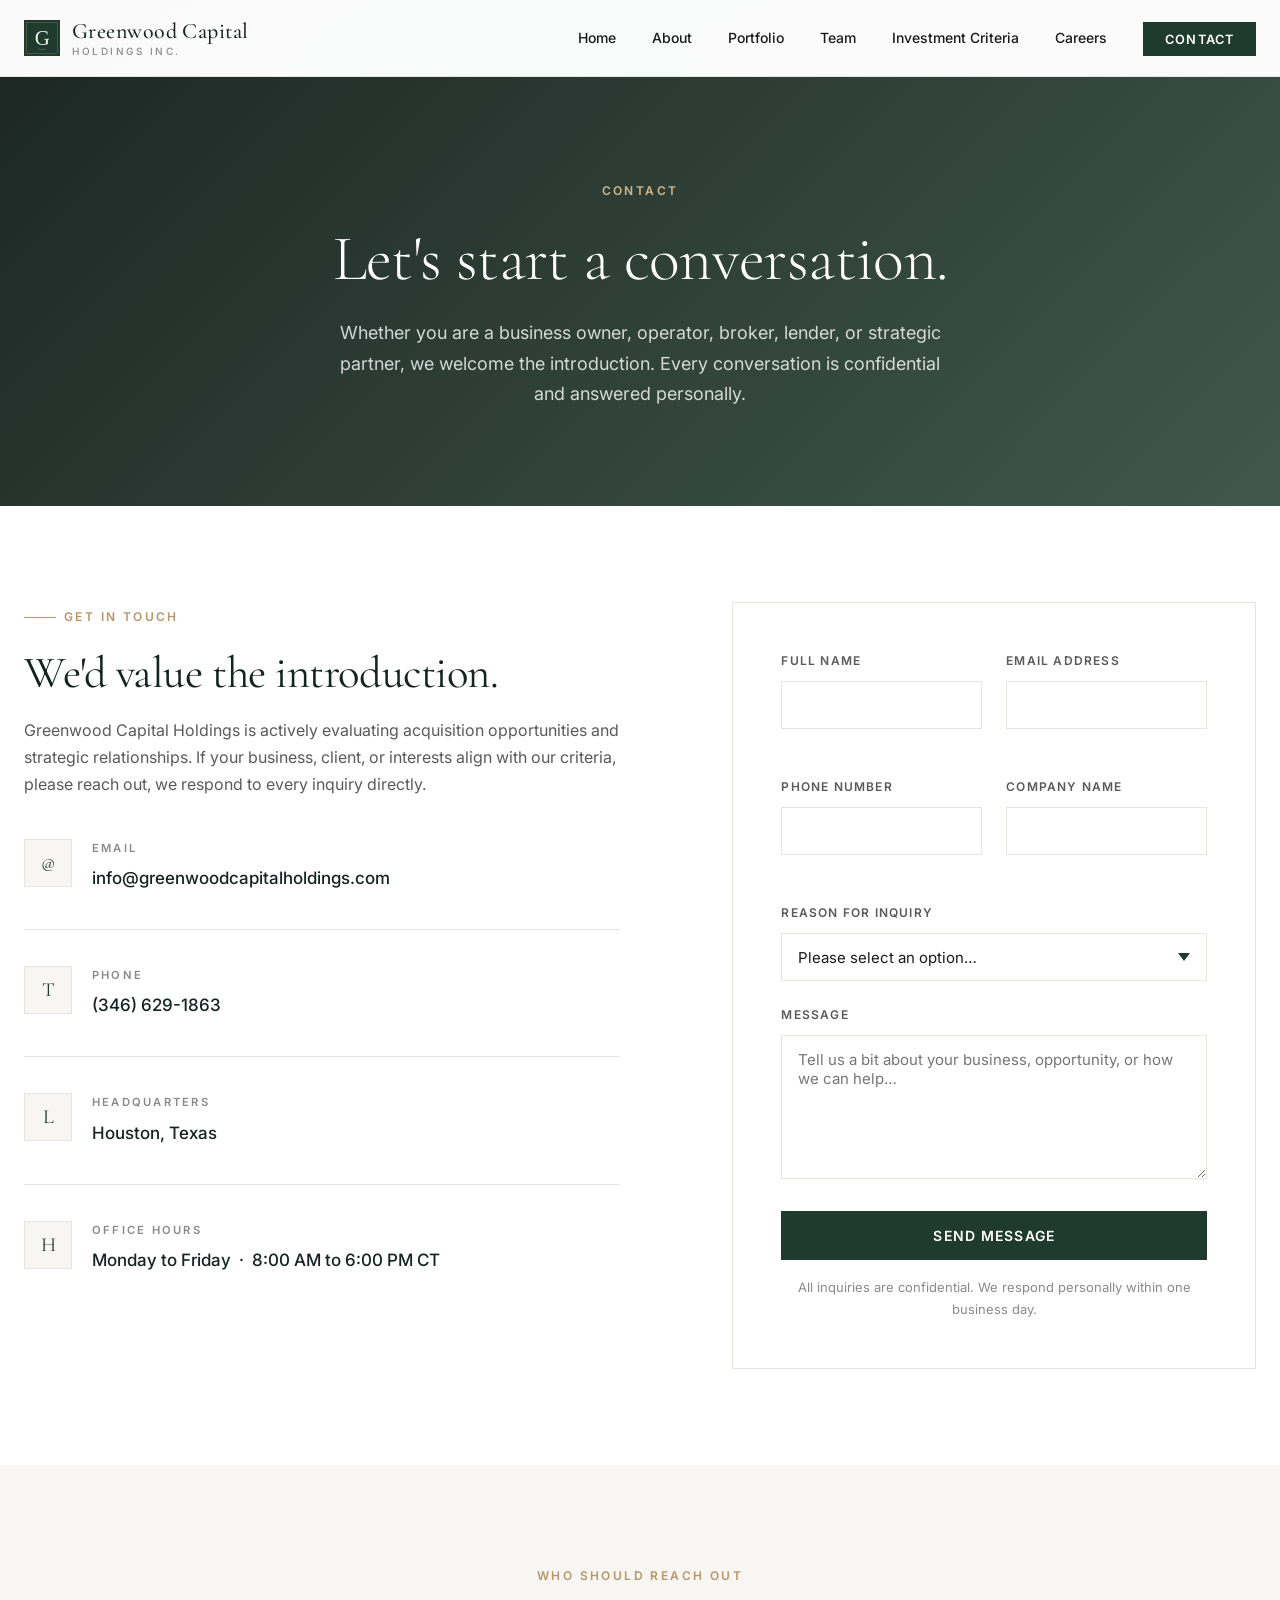
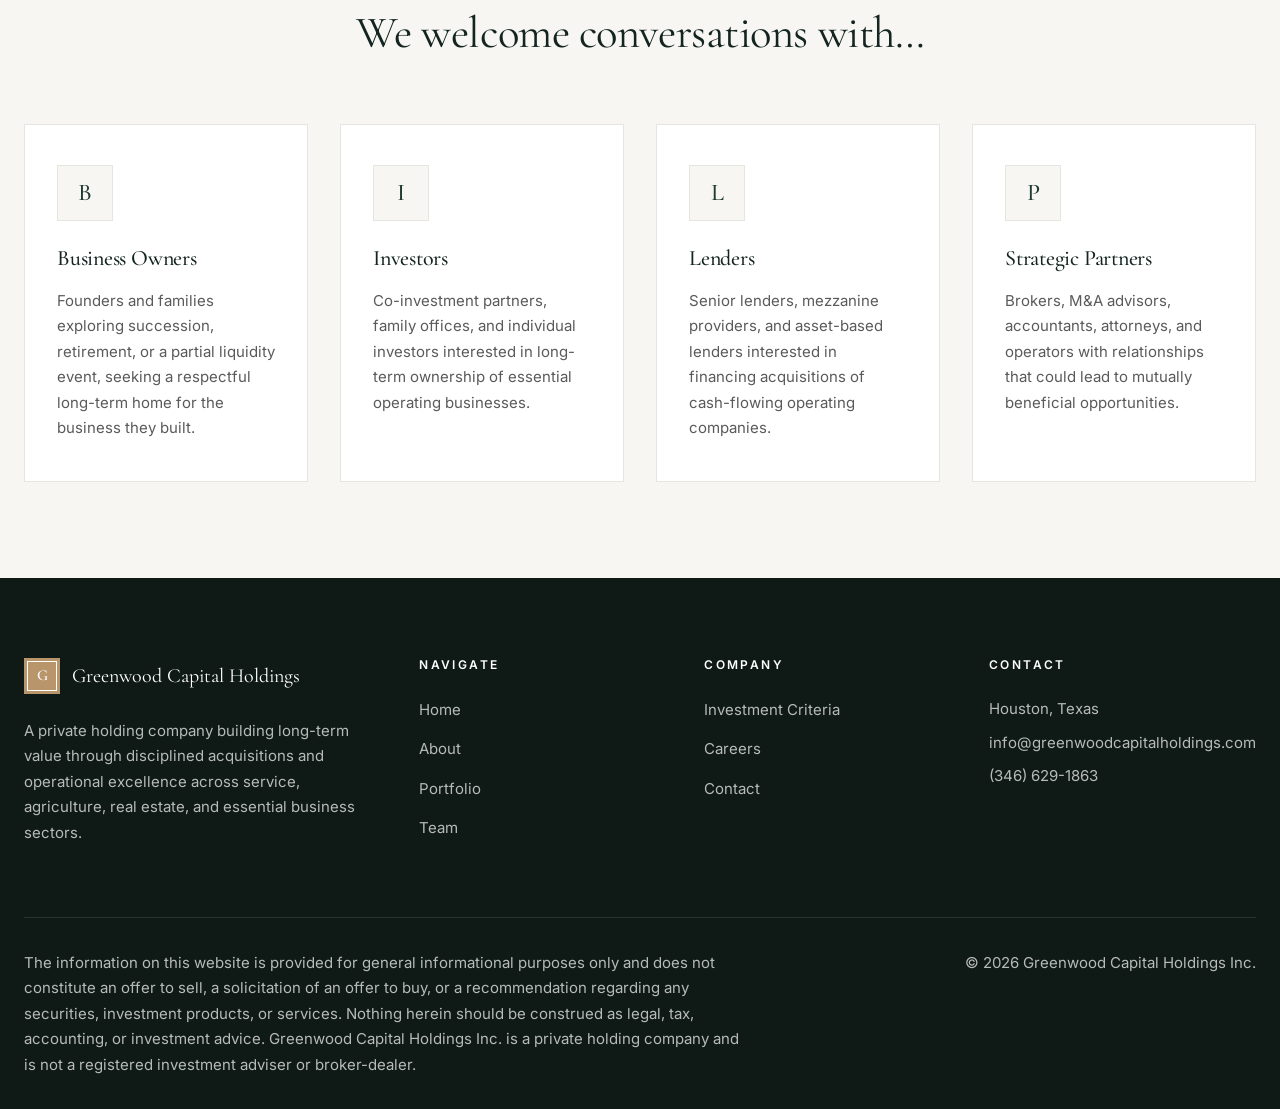
<file: contact.html>
<!DOCTYPE html>
<html lang="en">
<head>
  <meta charset="UTF-8">
  <meta name="viewport" content="width=device-width, initial-scale=1.0">
  <title>Contact | Greenwood Capital Holdings Inc.</title>
  <meta name="description" content="Get in touch with Greenwood Capital Holdings Inc. for business owners, investors, lenders, brokers, and strategic partners interested in long-term ownership.">
  <link rel="preconnect" href="https://fonts.googleapis.com">
  <link rel="preconnect" href="https://fonts.gstatic.com" crossorigin>
  <link href="https://fonts.googleapis.com/css2?family=Cormorant+Garamond:ital,wght@0,400;0,500;0,600;1,400;1,500&family=Inter:wght@400;500;600;700&display=swap" rel="stylesheet">
  <link rel="icon" type="image/svg+xml" href="images/favicon.svg">
  <link rel="apple-touch-icon" href="images/favicon.svg">
  <link rel="stylesheet" href="css/styles.css?v=5">
</head>
<body>

  <nav class="nav">
    <div class="nav__inner">
      <a href="index.html" class="nav__brand">
        <img src="images/logo-mark.svg" alt="" class="nav__mark">
        <span class="nav__brand-text">Greenwood Capital<small>Holdings Inc.</small></span>
      </a>
      <button class="nav__toggle" aria-label="Toggle menu"><span></span><span></span><span></span></button>
      <ul class="nav__menu">
        <li><a href="index.html" class="nav__link">Home</a></li>
        <li><a href="about.html" class="nav__link">About</a></li>
        <li><a href="portfolio.html" class="nav__link">Portfolio</a></li>
        <li><a href="team.html" class="nav__link">Team</a></li>
        <li><a href="investment-criteria.html" class="nav__link">Investment Criteria</a></li>
        <li><a href="careers.html" class="nav__link">Careers</a></li>
        <li><a href="contact.html" class="nav__cta">Contact</a></li>
      </ul>
    </div>
  </nav>

  <header class="page-header">
    <div class="container">
      <span class="eyebrow">Contact</span>
      <h1>Let's start a conversation.</h1>
      <p>Whether you are a business owner, operator, broker, lender, or strategic partner, we welcome the introduction. Every conversation is confidential and answered personally.</p>
    </div>
  </header>

  <section class="section">
    <div class="container">
      <div class="contact-grid">

        <!-- LEFT: Info -->
        <div class="contact-info reveal">
          <span class="eyebrow">Get in Touch</span>
          <h2>We'd value the introduction.</h2>
          <p style="margin: 1rem 0 2.5rem;">Greenwood Capital Holdings is actively evaluating acquisition opportunities and strategic relationships. If your business, client, or interests align with our criteria, please reach out, we respond to every inquiry directly.</p>

          <div class="contact-info__item">
            <div class="contact-info__icon">@</div>
            <div>
              <div class="contact-info__label">Email</div>
              <div class="contact-info__value"><a href="mailto:info@greenwoodcapitalholdings.com">info@greenwoodcapitalholdings.com</a></div>
            </div>
          </div>

          <div class="contact-info__item">
            <div class="contact-info__icon">T</div>
            <div>
              <div class="contact-info__label">Phone</div>
              <div class="contact-info__value"><a href="tel:+13466291863">(346) 629-1863</a></div>
            </div>
          </div>

          <div class="contact-info__item">
            <div class="contact-info__icon">L</div>
            <div>
              <div class="contact-info__label">Headquarters</div>
              <div class="contact-info__value">Houston, Texas</div>
            </div>
          </div>

          <div class="contact-info__item">
            <div class="contact-info__icon">H</div>
            <div>
              <div class="contact-info__label">Office Hours</div>
              <div class="contact-info__value">Monday to Friday &nbsp;·&nbsp; 8:00 AM to 6:00 PM CT</div>
            </div>
          </div>
        </div>

        <!-- RIGHT: Form -->
        <form class="form reveal" name="contact" method="POST" data-netlify="true" netlify-honeypot="bot-field" novalidate>
          <input type="hidden" name="form-name" value="contact">
          <p style="display:none;"><label>Don't fill this out if you're human: <input name="bot-field"></label></p>
          <div class="form__success">Thank you for reaching out. A member of our team will respond to you personally within one business day.</div>

          <div class="form__row">
            <div class="form__group">
              <label class="form__label" for="name">Full Name</label>
              <input class="form__input" type="text" id="name" name="name" required>
            </div>
            <div class="form__group">
              <label class="form__label" for="email">Email Address</label>
              <input class="form__input" type="email" id="email" name="email" required>
            </div>
          </div>

          <div class="form__row">
            <div class="form__group">
              <label class="form__label" for="phone">Phone Number</label>
              <input class="form__input" type="tel" id="phone" name="phone">
            </div>
            <div class="form__group">
              <label class="form__label" for="company">Company Name</label>
              <input class="form__input" type="text" id="company" name="company">
            </div>
          </div>

          <div class="form__group">
            <label class="form__label" for="reason">Reason for Inquiry</label>
            <select class="form__select" id="reason" name="reason" required>
              <option value="">Please select an option…</option>
              <option value="seller">I am a business owner exploring a sale</option>
              <option value="broker">I am a broker or M&amp;A advisor with an opportunity</option>
              <option value="operator">I am an operator interested in partnering</option>
              <option value="investor">I am an investor or capital partner</option>
              <option value="lender">I am a lender or financing source</option>
              <option value="strategic">Strategic partnership or referral</option>
              <option value="other">Other inquiry</option>
            </select>
          </div>

          <div class="form__group">
            <label class="form__label" for="message">Message</label>
            <textarea class="form__textarea" id="message" name="message" rows="6" placeholder="Tell us a bit about your business, opportunity, or how we can help…" required></textarea>
          </div>

          <button type="submit" class="btn btn--primary form__submit">Send Message</button>
          <p class="form__note">All inquiries are confidential. We respond personally within one business day.</p>
        </form>

      </div>
    </div>
  </section>

  <!-- WHO SHOULD REACH OUT -->
  <section class="section section--alt">
    <div class="container">
      <div class="section-header center">
        <span class="eyebrow">Who Should Reach Out</span>
        <h2>We welcome conversations with…</h2>
      </div>
      <div class="grid grid--4">
        <div class="card reveal">
          <div class="card__icon">B</div>
          <h3>Business Owners</h3>
          <p>Founders and families exploring succession, retirement, or a partial liquidity event, seeking a respectful long-term home for the business they built.</p>
        </div>
        <div class="card reveal">
          <div class="card__icon">I</div>
          <h3>Investors</h3>
          <p>Co-investment partners, family offices, and individual investors interested in long-term ownership of essential operating businesses.</p>
        </div>
        <div class="card reveal">
          <div class="card__icon">L</div>
          <h3>Lenders</h3>
          <p>Senior lenders, mezzanine providers, and asset-based lenders interested in financing acquisitions of cash-flowing operating companies.</p>
        </div>
        <div class="card reveal">
          <div class="card__icon">P</div>
          <h3>Strategic Partners</h3>
          <p>Brokers, M&amp;A advisors, accountants, attorneys, and operators with relationships that could lead to mutually beneficial opportunities.</p>
        </div>
      </div>
    </div>
  </section>

  <footer class="footer">
    <div class="container">
      <div class="footer__inner">
        <div>
          <div class="footer__brand"><span class="nav__mark">G</span><span>Greenwood Capital Holdings</span></div>
          <p>A private holding company building long-term value through disciplined acquisitions and operational excellence across service, agriculture, real estate, and essential business sectors.</p>
        </div>
        <div>
          <h4>Navigate</h4>
          <ul>
            <li><a href="index.html">Home</a></li>
            <li><a href="about.html">About</a></li>
            <li><a href="portfolio.html">Portfolio</a></li>
            <li><a href="team.html">Team</a></li>
          </ul>
        </div>
        <div>
          <h4>Company</h4>
          <ul>
            <li><a href="investment-criteria.html">Investment Criteria</a></li>
            <li><a href="careers.html">Careers</a></li>
            <li><a href="contact.html">Contact</a></li>
          </ul>
        </div>
        <div>
          <h4>Contact</h4>
          <div class="footer__contact">
            <div>Houston, Texas</div>
            <div><a href="mailto:info@greenwoodcapitalholdings.com">info@greenwoodcapitalholdings.com</a></div>
            <div><a href="tel:+13466291863">(346) 629-1863</a></div>
          </div>
        </div>
      </div>
      <div class="footer__bottom">
        <p class="footer__disclaimer">The information on this website is provided for general informational purposes only and does not constitute an offer to sell, a solicitation of an offer to buy, or a recommendation regarding any securities, investment products, or services. Nothing herein should be construed as legal, tax, accounting, or investment advice. Greenwood Capital Holdings Inc. is a private holding company and is not a registered investment adviser or broker-dealer.</p>
        <p class="footer__copy">© 2026 Greenwood Capital Holdings Inc.</p>
      </div>
    </div>
  </footer>

  <script src="js/main.js?v=5"></script>
</body>
</html>
</file>
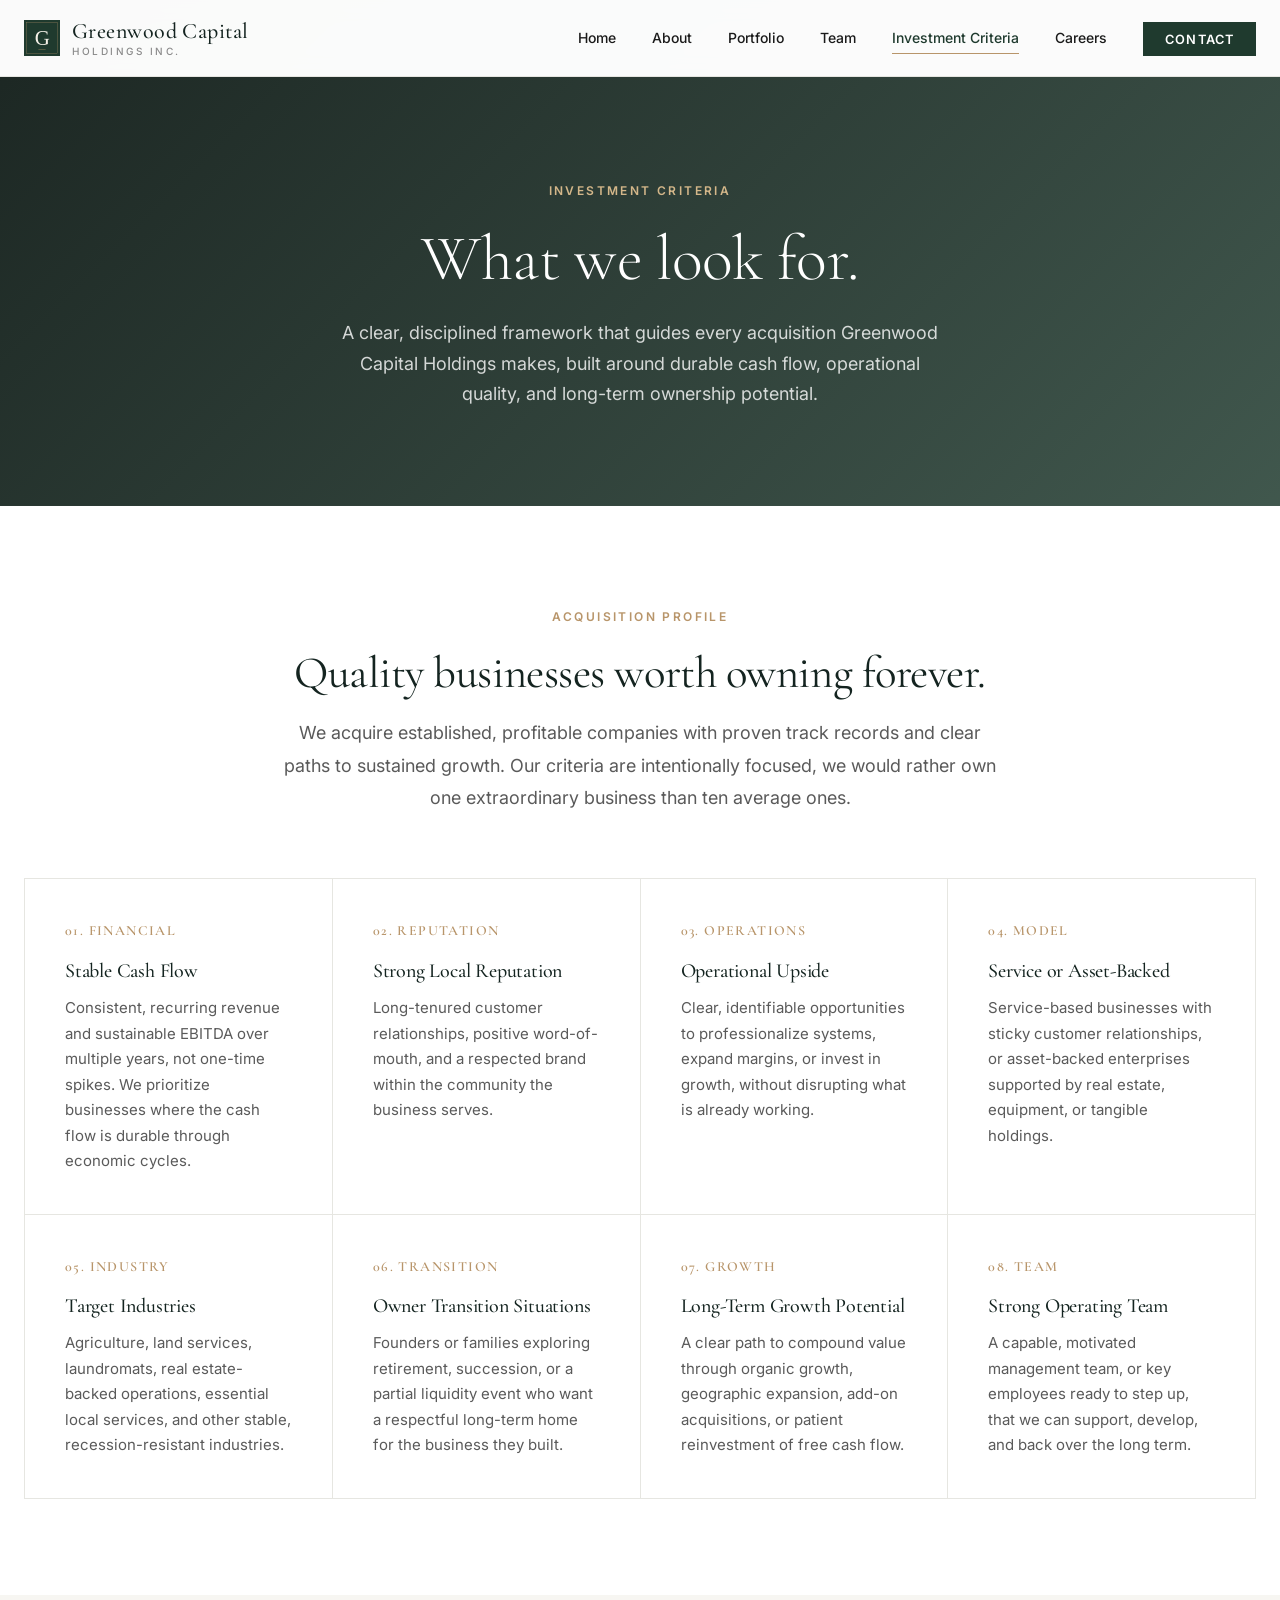
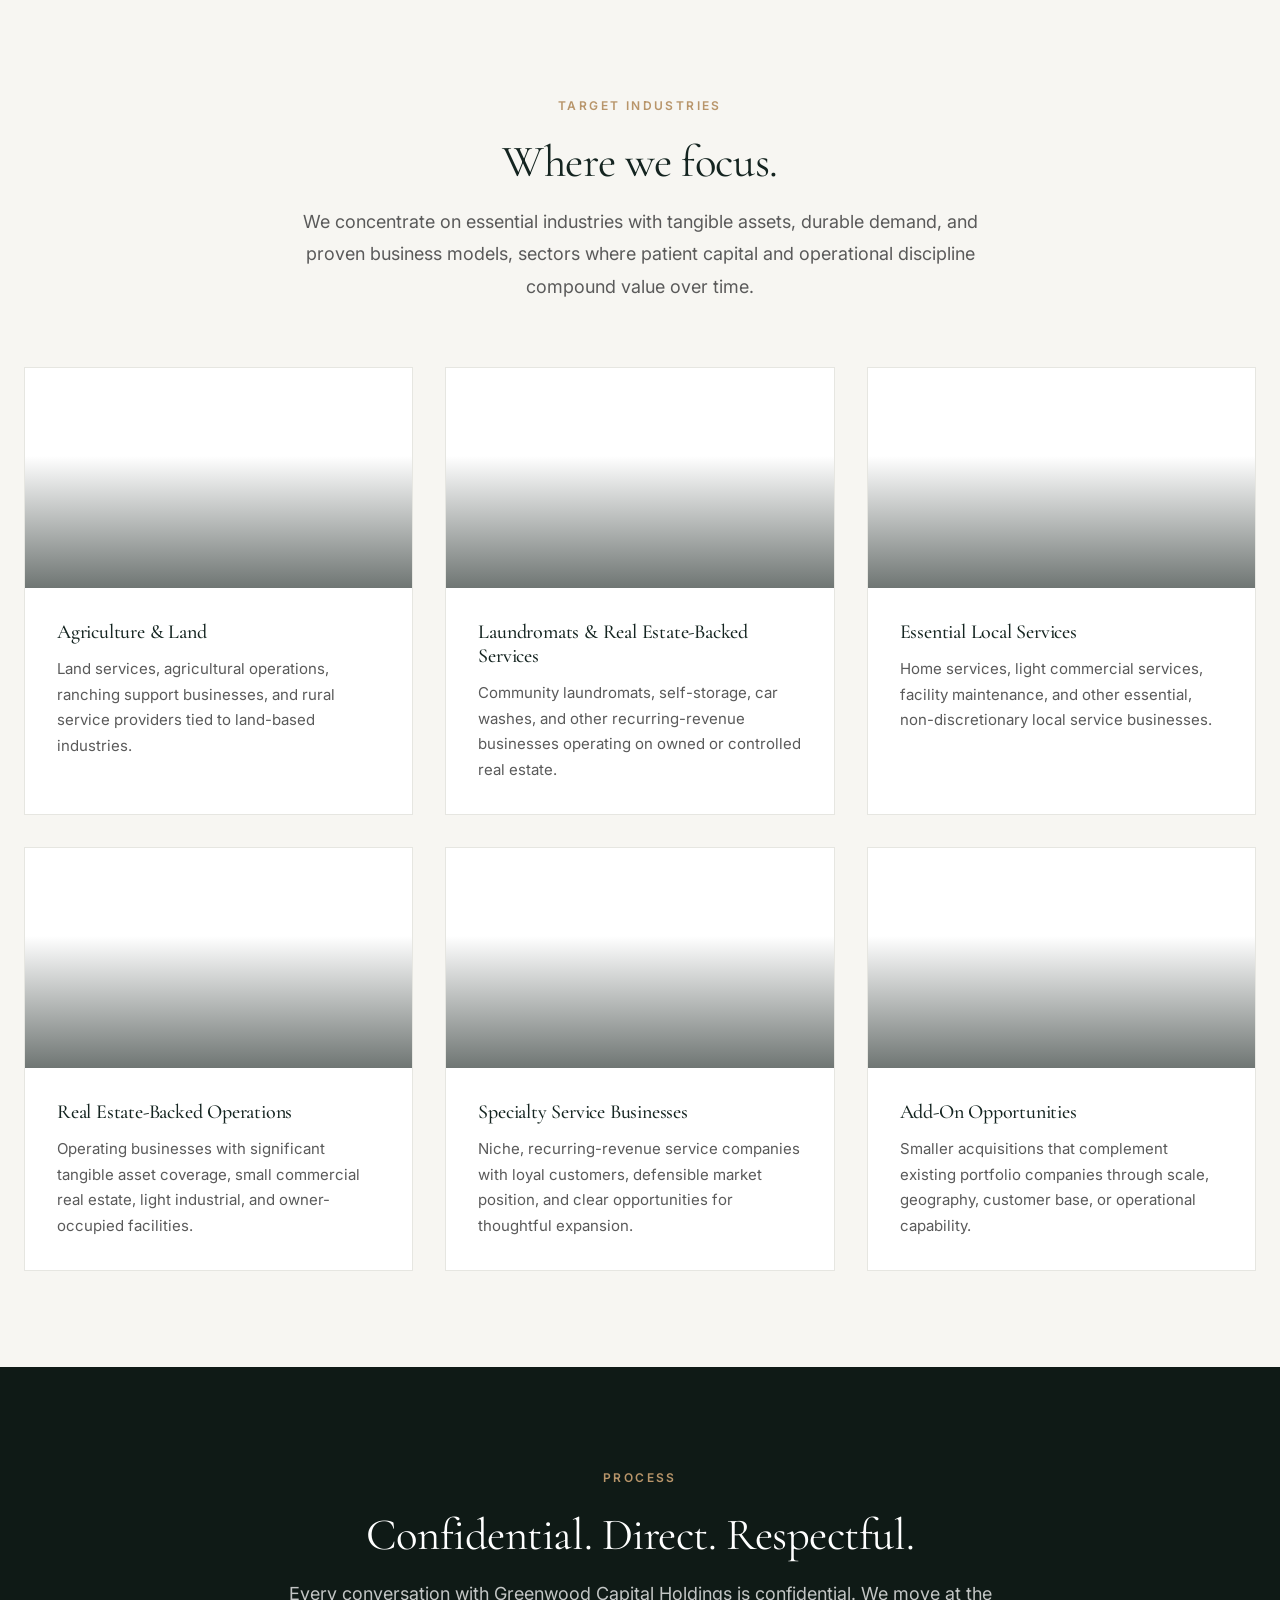
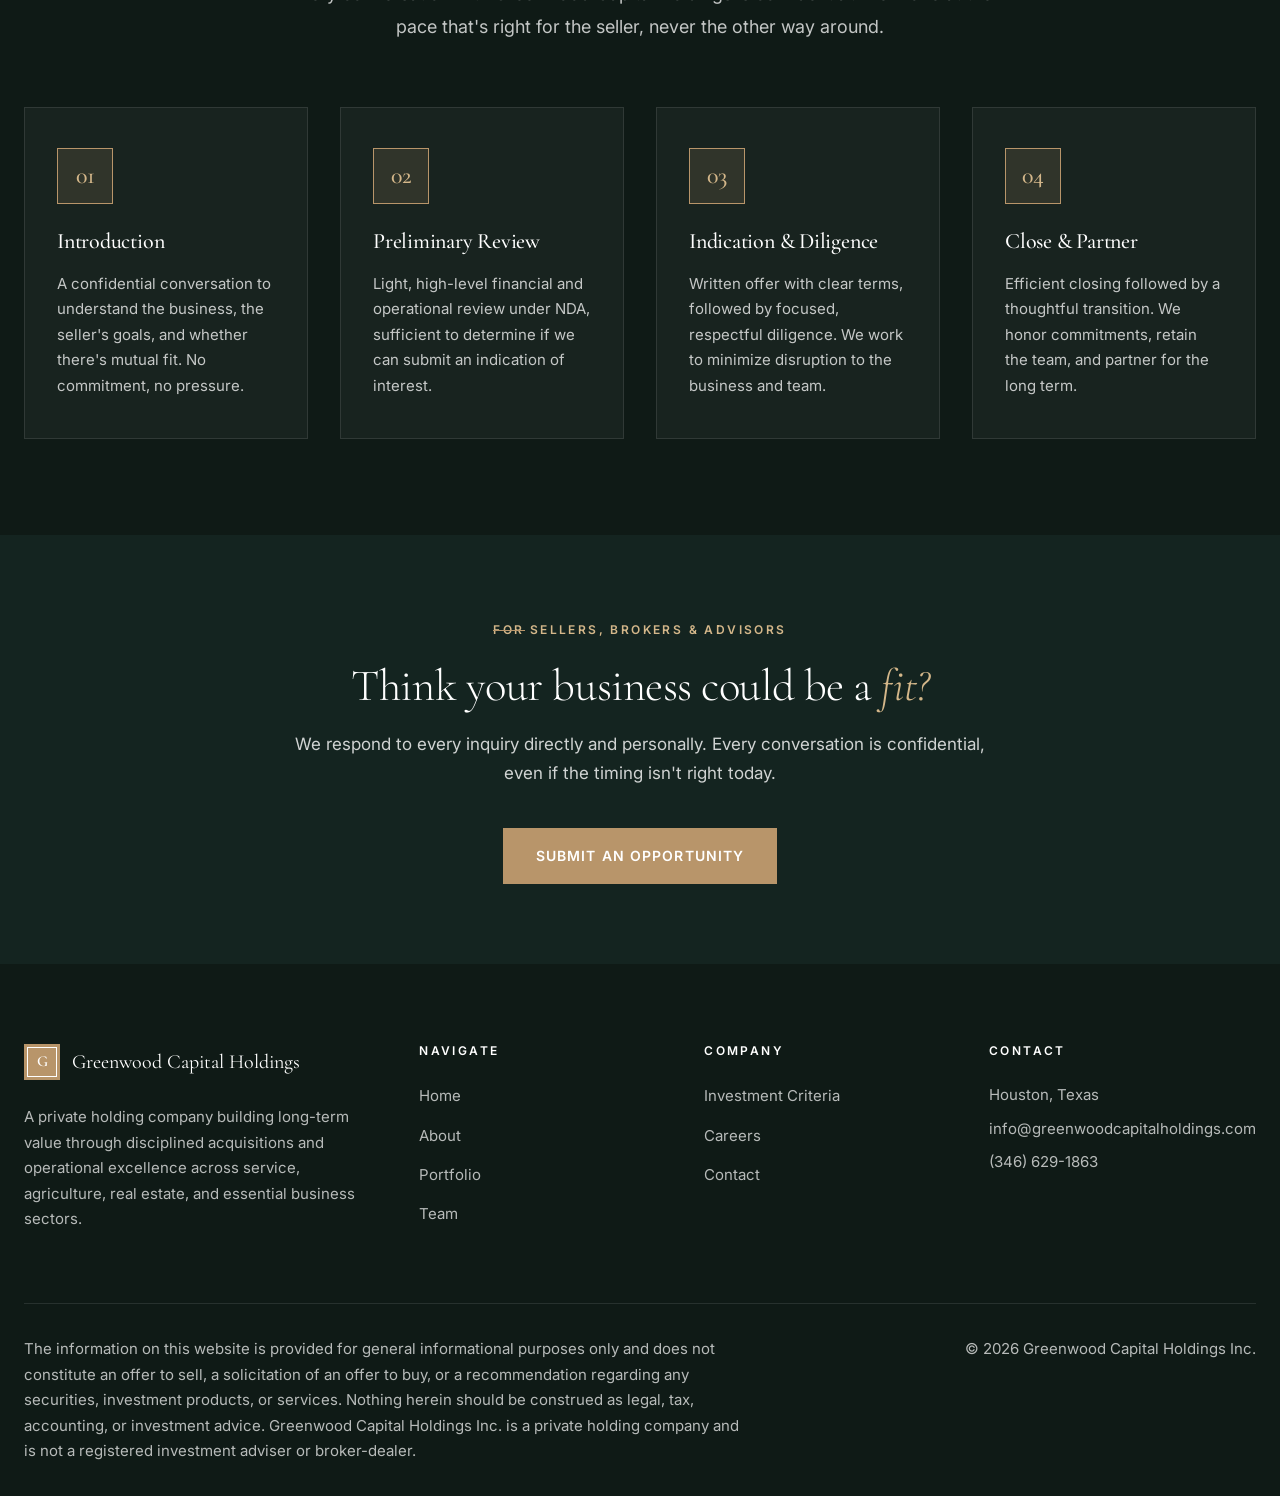
<file: investment-criteria.html>
<!DOCTYPE html>
<html lang="en">
<head>
  <meta charset="UTF-8">
  <meta name="viewport" content="width=device-width, initial-scale=1.0">
  <title>Investment Criteria | Greenwood Capital Holdings Inc.</title>
  <meta name="description" content="What Greenwood Capital Holdings looks for: stable cash flow, strong local reputation, operational upside, and long-term growth potential across service, agriculture, and real estate-backed industries.">
  <link rel="preconnect" href="https://fonts.googleapis.com">
  <link rel="preconnect" href="https://fonts.gstatic.com" crossorigin>
  <link href="https://fonts.googleapis.com/css2?family=Cormorant+Garamond:ital,wght@0,400;0,500;0,600;1,400;1,500&family=Inter:wght@400;500;600;700&display=swap" rel="stylesheet">
  <link rel="icon" type="image/svg+xml" href="images/favicon.svg">
  <link rel="apple-touch-icon" href="images/favicon.svg">
  <link rel="stylesheet" href="css/styles.css?v=5">
</head>
<body>

  <nav class="nav">
    <div class="nav__inner">
      <a href="index.html" class="nav__brand">
        <img src="images/logo-mark.svg" alt="" class="nav__mark">
        <span class="nav__brand-text">Greenwood Capital<small>Holdings Inc.</small></span>
      </a>
      <button class="nav__toggle" aria-label="Toggle menu"><span></span><span></span><span></span></button>
      <ul class="nav__menu">
        <li><a href="index.html" class="nav__link">Home</a></li>
        <li><a href="about.html" class="nav__link">About</a></li>
        <li><a href="portfolio.html" class="nav__link">Portfolio</a></li>
        <li><a href="team.html" class="nav__link">Team</a></li>
        <li><a href="investment-criteria.html" class="nav__link">Investment Criteria</a></li>
        <li><a href="careers.html" class="nav__link">Careers</a></li>
        <li><a href="contact.html" class="nav__cta">Contact</a></li>
      </ul>
    </div>
  </nav>

  <header class="page-header">
    <div class="container">
      <span class="eyebrow">Investment Criteria</span>
      <h1>What we look for.</h1>
      <p>A clear, disciplined framework that guides every acquisition Greenwood Capital Holdings makes, built around durable cash flow, operational quality, and long-term ownership potential.</p>
    </div>
  </header>

  <!-- INTRO -->
  <section class="section">
    <div class="container">
      <div class="section-header center">
        <span class="eyebrow">Acquisition Profile</span>
        <h2>Quality businesses worth owning forever.</h2>
        <p class="lead" style="margin: 1rem auto 0;">We acquire established, profitable companies with proven track records and clear paths to sustained growth. Our criteria are intentionally focused, we would rather own one extraordinary business than ten average ones.</p>
      </div>

      <div class="criteria-grid reveal">
        <div class="criteria-item">
          <div class="criteria-item__num">01. FINANCIAL</div>
          <h3>Stable Cash Flow</h3>
          <p>Consistent, recurring revenue and sustainable EBITDA over multiple years, not one-time spikes. We prioritize businesses where the cash flow is durable through economic cycles.</p>
        </div>
        <div class="criteria-item">
          <div class="criteria-item__num">02. REPUTATION</div>
          <h3>Strong Local Reputation</h3>
          <p>Long-tenured customer relationships, positive word-of-mouth, and a respected brand within the community the business serves.</p>
        </div>
        <div class="criteria-item">
          <div class="criteria-item__num">03. OPERATIONS</div>
          <h3>Operational Upside</h3>
          <p>Clear, identifiable opportunities to professionalize systems, expand margins, or invest in growth, without disrupting what is already working.</p>
        </div>
        <div class="criteria-item">
          <div class="criteria-item__num">04. MODEL</div>
          <h3>Service or Asset-Backed</h3>
          <p>Service-based businesses with sticky customer relationships, or asset-backed enterprises supported by real estate, equipment, or tangible holdings.</p>
        </div>
        <div class="criteria-item">
          <div class="criteria-item__num">05. INDUSTRY</div>
          <h3>Target Industries</h3>
          <p>Agriculture, land services, laundromats, real estate-backed operations, essential local services, and other stable, recession-resistant industries.</p>
        </div>
        <div class="criteria-item">
          <div class="criteria-item__num">06. TRANSITION</div>
          <h3>Owner Transition Situations</h3>
          <p>Founders or families exploring retirement, succession, or a partial liquidity event who want a respectful long-term home for the business they built.</p>
        </div>
        <div class="criteria-item">
          <div class="criteria-item__num">07. GROWTH</div>
          <h3>Long-Term Growth Potential</h3>
          <p>A clear path to compound value through organic growth, geographic expansion, add-on acquisitions, or patient reinvestment of free cash flow.</p>
        </div>
        <div class="criteria-item">
          <div class="criteria-item__num">08. TEAM</div>
          <h3>Strong Operating Team</h3>
          <p>A capable, motivated management team, or key employees ready to step up, that we can support, develop, and back over the long term.</p>
        </div>
      </div>
    </div>
  </section>

  <!-- TARGET INDUSTRIES -->
  <section class="section section--alt">
    <div class="container">
      <div class="section-header center">
        <span class="eyebrow">Target Industries</span>
        <h2>Where we focus.</h2>
        <p class="lead" style="margin: 1rem auto 0;">We concentrate on essential industries with tangible assets, durable demand, and proven business models, sectors where patient capital and operational discipline compound value over time.</p>
      </div>

      <div class="grid grid--3">
        <div class="focus-card reveal">
          <div class="focus-card__img" style="background-image: url('https://images.unsplash.com/photo-1500382017468-9049fed747ef?ixlib=rb-4.0.3&auto=format&fit=crop&w=1200&q=80');"></div>
          <div class="focus-card__body">
            <h3>Agriculture &amp; Land</h3>
            <p>Land services, agricultural operations, ranching support businesses, and rural service providers tied to land-based industries.</p>
          </div>
        </div>
        <div class="focus-card reveal">
          <div class="focus-card__img" style="background-image: url('https://images.unsplash.com/photo-1545173168-9f1947eebb7f?ixlib=rb-4.0.3&auto=format&fit=crop&w=1200&q=80');"></div>
          <div class="focus-card__body">
            <h3>Laundromats &amp; Real Estate-Backed Services</h3>
            <p>Community laundromats, self-storage, car washes, and other recurring-revenue businesses operating on owned or controlled real estate.</p>
          </div>
        </div>
        <div class="focus-card reveal">
          <div class="focus-card__img" style="background-image: url('https://images.unsplash.com/photo-1486325212027-8081e485255e?ixlib=rb-4.0.3&auto=format&fit=crop&w=1200&q=80');"></div>
          <div class="focus-card__body">
            <h3>Essential Local Services</h3>
            <p>Home services, light commercial services, facility maintenance, and other essential, non-discretionary local service businesses.</p>
          </div>
        </div>
        <div class="focus-card reveal">
          <div class="focus-card__img" style="background-image: url('https://images.unsplash.com/photo-1416879595882-3373a0480b5b?ixlib=rb-4.0.3&auto=format&fit=crop&w=1200&q=80');"></div>
          <div class="focus-card__body">
            <h3>Real Estate-Backed Operations</h3>
            <p>Operating businesses with significant tangible asset coverage, small commercial real estate, light industrial, and owner-occupied facilities.</p>
          </div>
        </div>
        <div class="focus-card reveal">
          <div class="focus-card__img" style="background-image: url('https://images.unsplash.com/photo-1497366216548-37526070297c?ixlib=rb-4.0.3&auto=format&fit=crop&w=1200&q=80');"></div>
          <div class="focus-card__body">
            <h3>Specialty Service Businesses</h3>
            <p>Niche, recurring-revenue service companies with loyal customers, defensible market position, and clear opportunities for thoughtful expansion.</p>
          </div>
        </div>
        <div class="focus-card reveal">
          <div class="focus-card__img" style="background-image: url('https://images.unsplash.com/photo-1554224155-6726b3ff858f?ixlib=rb-4.0.3&auto=format&fit=crop&w=1200&q=80');"></div>
          <div class="focus-card__body">
            <h3>Add-On Opportunities</h3>
            <p>Smaller acquisitions that complement existing portfolio companies through scale, geography, customer base, or operational capability.</p>
          </div>
        </div>
      </div>
    </div>
  </section>

  <!-- PROCESS -->
  <section class="section section--dark">
    <div class="container">
      <div class="section-header center">
        <span class="eyebrow">Process</span>
        <h2>Confidential. Direct. Respectful.</h2>
        <p class="lead" style="margin: 1rem auto 0;">Every conversation with Greenwood Capital Holdings is confidential. We move at the pace that's right for the seller, never the other way around.</p>
      </div>
      <div class="grid grid--4 reveal">
        <div class="card" style="background: rgba(255,255,255,0.04); border-color: rgba(255,255,255,0.1);">
          <div class="card__icon" style="background: rgba(184, 149, 106, 0.15); border-color: var(--color-accent); color: var(--color-accent-light);">01</div>
          <h3 style="color: var(--color-white);">Introduction</h3>
          <p>A confidential conversation to understand the business, the seller's goals, and whether there's mutual fit. No commitment, no pressure.</p>
        </div>
        <div class="card" style="background: rgba(255,255,255,0.04); border-color: rgba(255,255,255,0.1);">
          <div class="card__icon" style="background: rgba(184, 149, 106, 0.15); border-color: var(--color-accent); color: var(--color-accent-light);">02</div>
          <h3 style="color: var(--color-white);">Preliminary Review</h3>
          <p>Light, high-level financial and operational review under NDA, sufficient to determine if we can submit an indication of interest.</p>
        </div>
        <div class="card" style="background: rgba(255,255,255,0.04); border-color: rgba(255,255,255,0.1);">
          <div class="card__icon" style="background: rgba(184, 149, 106, 0.15); border-color: var(--color-accent); color: var(--color-accent-light);">03</div>
          <h3 style="color: var(--color-white);">Indication &amp; Diligence</h3>
          <p>Written offer with clear terms, followed by focused, respectful diligence. We work to minimize disruption to the business and team.</p>
        </div>
        <div class="card" style="background: rgba(255,255,255,0.04); border-color: rgba(255,255,255,0.1);">
          <div class="card__icon" style="background: rgba(184, 149, 106, 0.15); border-color: var(--color-accent); color: var(--color-accent-light);">04</div>
          <h3 style="color: var(--color-white);">Close &amp; Partner</h3>
          <p>Efficient closing followed by a thoughtful transition. We honor commitments, retain the team, and partner for the long term.</p>
        </div>
      </div>
    </div>
  </section>

  <section class="cta-banner">
    <div class="container">
      <div class="cta-banner__inner reveal">
        <span class="eyebrow" style="padding-left: 0; color: var(--color-accent-light);">For Sellers, Brokers &amp; Advisors</span>
        <h2>Think your business could be a <em>fit?</em></h2>
        <p>We respond to every inquiry directly and personally. Every conversation is confidential, even if the timing isn't right today.</p>
        <a href="contact.html" class="btn btn--accent">Submit an Opportunity</a>
      </div>
    </div>
  </section>

  <footer class="footer">
    <div class="container">
      <div class="footer__inner">
        <div>
          <div class="footer__brand"><span class="nav__mark">G</span><span>Greenwood Capital Holdings</span></div>
          <p>A private holding company building long-term value through disciplined acquisitions and operational excellence across service, agriculture, real estate, and essential business sectors.</p>
        </div>
        <div>
          <h4>Navigate</h4>
          <ul>
            <li><a href="index.html">Home</a></li>
            <li><a href="about.html">About</a></li>
            <li><a href="portfolio.html">Portfolio</a></li>
            <li><a href="team.html">Team</a></li>
          </ul>
        </div>
        <div>
          <h4>Company</h4>
          <ul>
            <li><a href="investment-criteria.html">Investment Criteria</a></li>
            <li><a href="careers.html">Careers</a></li>
            <li><a href="contact.html">Contact</a></li>
          </ul>
        </div>
        <div>
          <h4>Contact</h4>
          <div class="footer__contact">
            <div>Houston, Texas</div>
            <div><a href="mailto:info@greenwoodcapitalholdings.com">info@greenwoodcapitalholdings.com</a></div>
            <div><a href="tel:+13466291863">(346) 629-1863</a></div>
          </div>
        </div>
      </div>
      <div class="footer__bottom">
        <p class="footer__disclaimer">The information on this website is provided for general informational purposes only and does not constitute an offer to sell, a solicitation of an offer to buy, or a recommendation regarding any securities, investment products, or services. Nothing herein should be construed as legal, tax, accounting, or investment advice. Greenwood Capital Holdings Inc. is a private holding company and is not a registered investment adviser or broker-dealer.</p>
        <p class="footer__copy">© 2026 Greenwood Capital Holdings Inc.</p>
      </div>
    </div>
  </footer>

  <script src="js/main.js?v=5"></script>
</body>
</html>
</file>
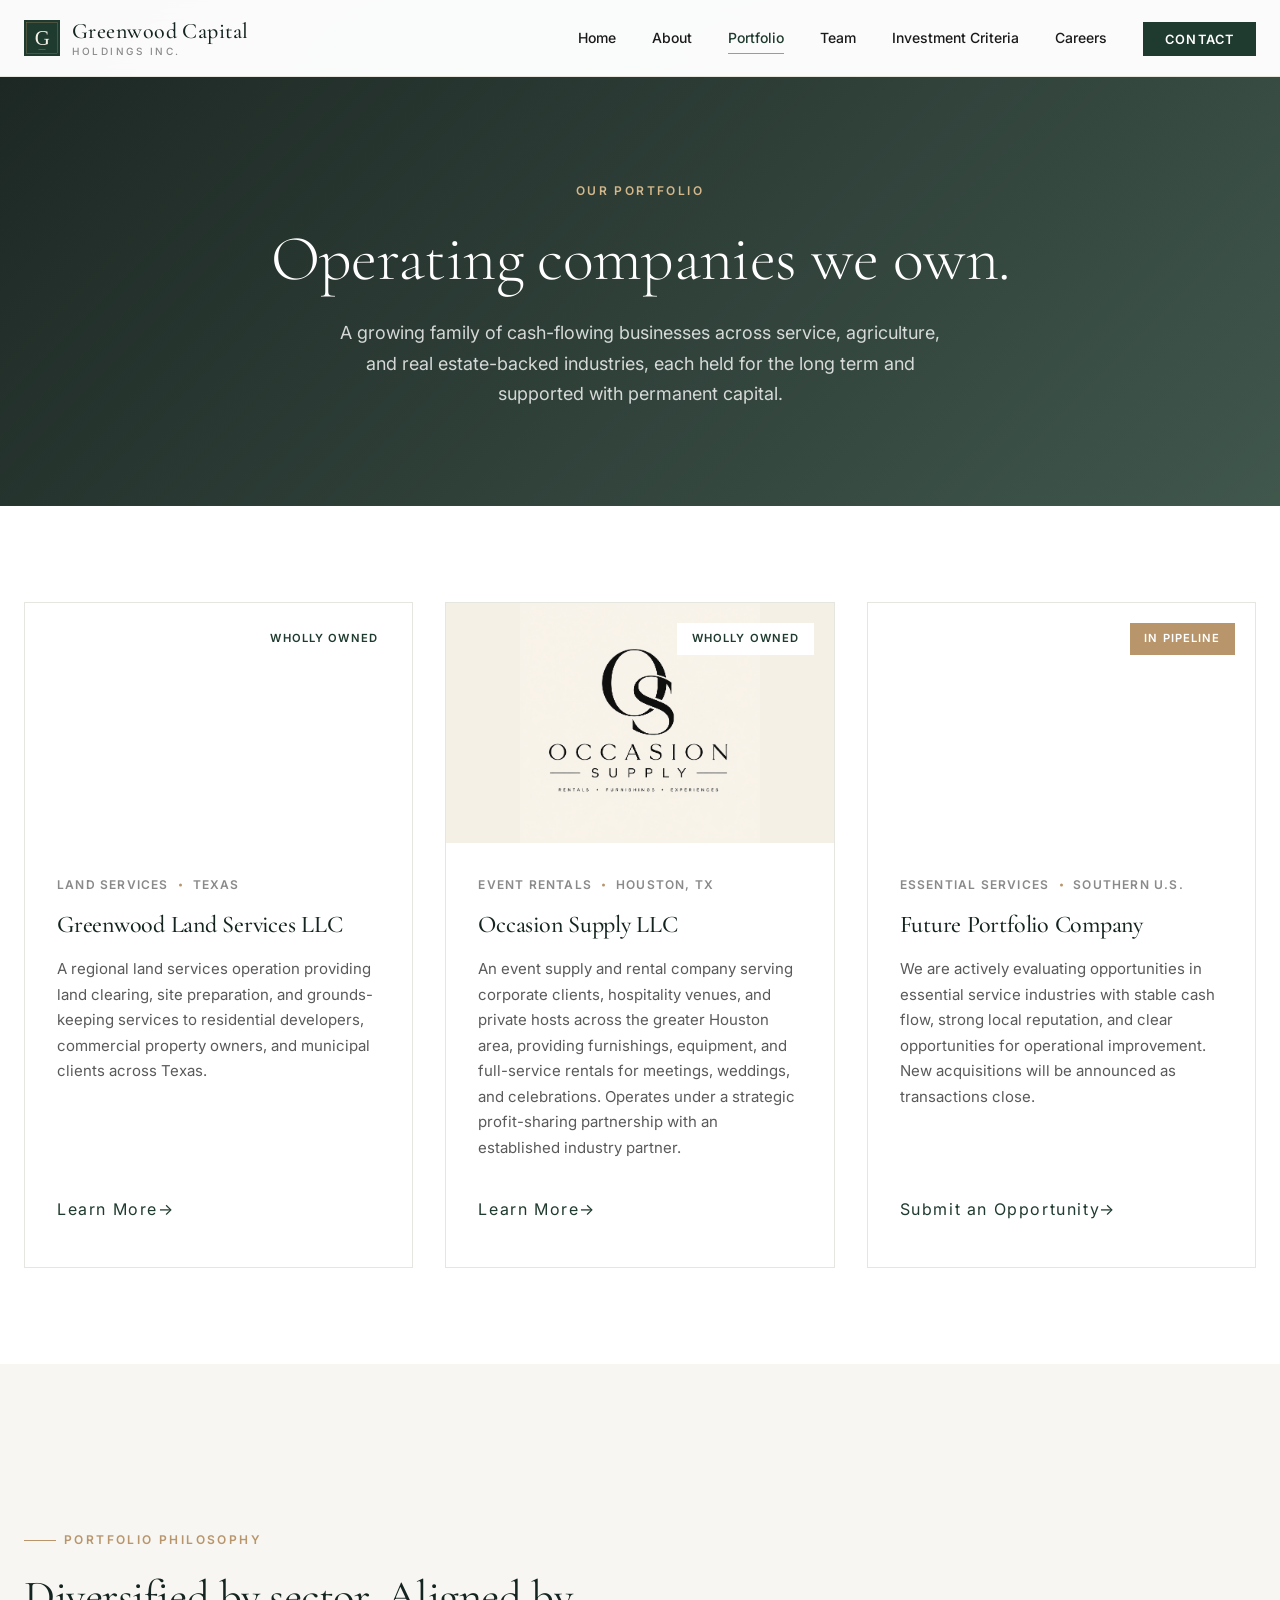
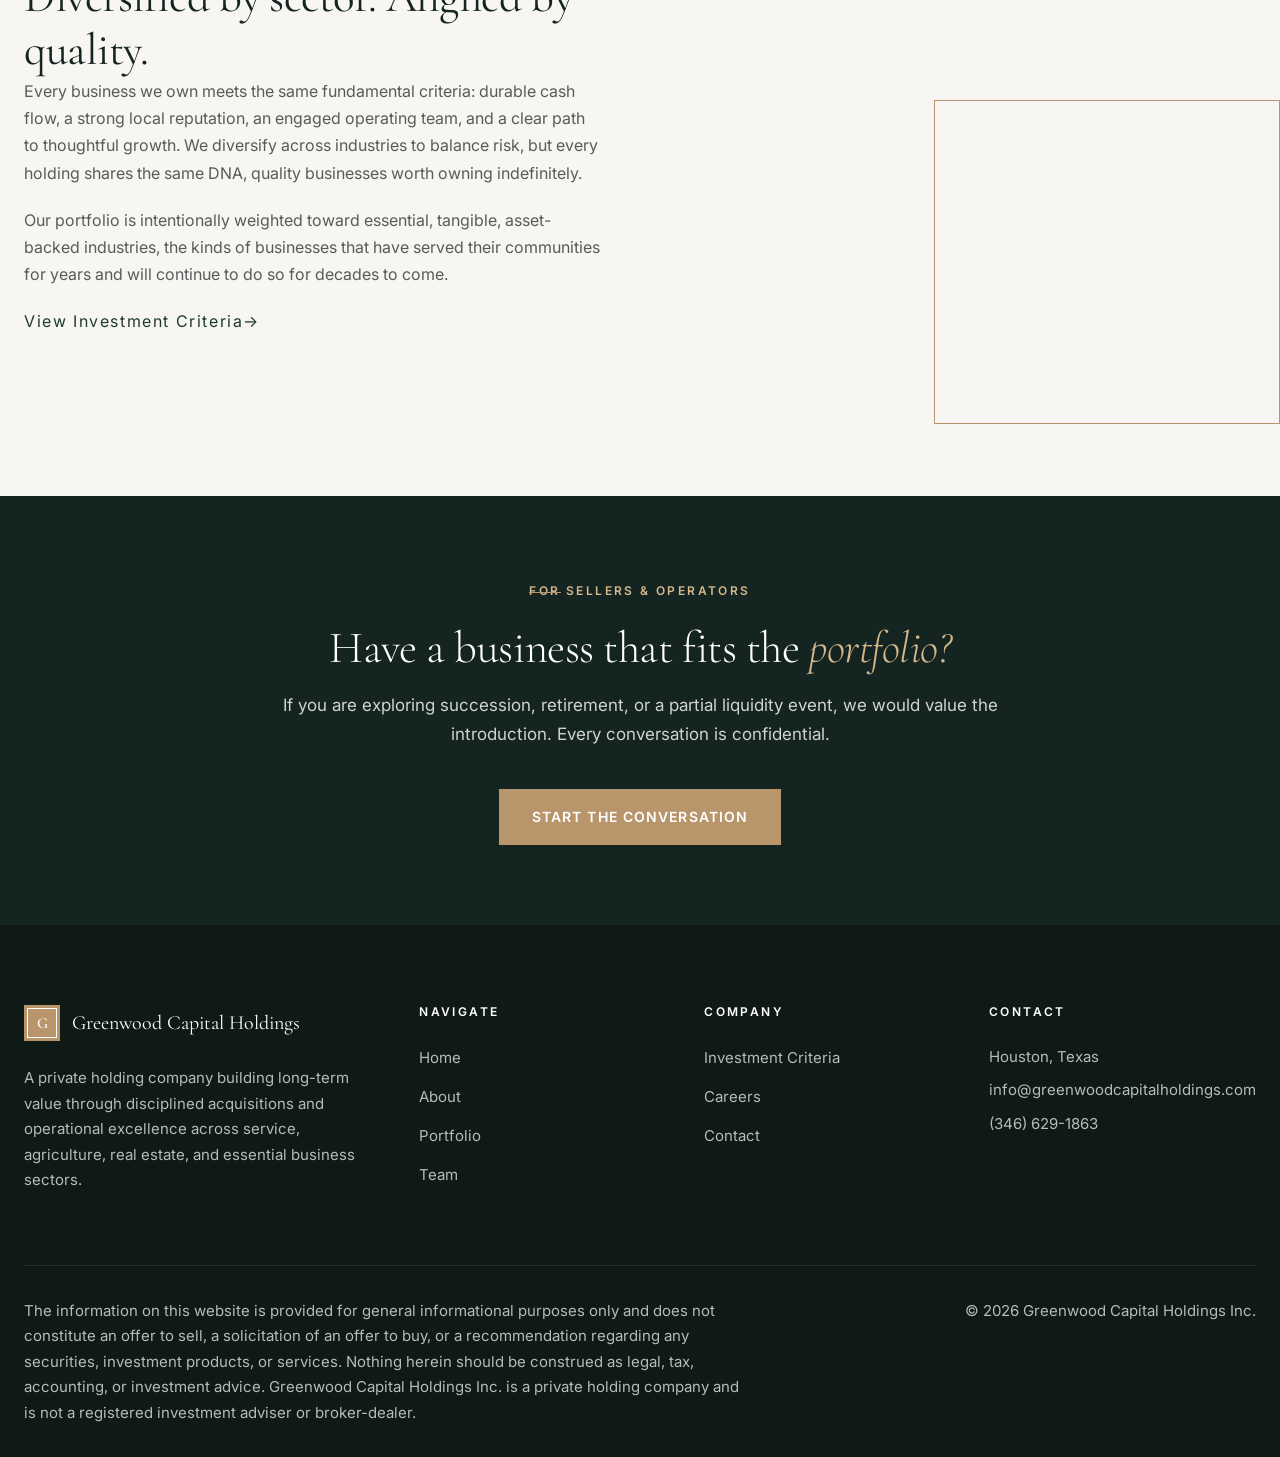
<file: portfolio.html>
<!DOCTYPE html>
<html lang="en">
<head>
  <meta charset="UTF-8">
  <meta name="viewport" content="width=device-width, initial-scale=1.0">
  <title>Portfolio | Greenwood Capital Holdings Inc.</title>
  <meta name="description" content="Explore the operating companies in the Greenwood Capital Holdings portfolio, a diversified group of service, agriculture, real estate-backed, and event-industry businesses.">
  <link rel="preconnect" href="https://fonts.googleapis.com">
  <link rel="preconnect" href="https://fonts.gstatic.com" crossorigin>
  <link href="https://fonts.googleapis.com/css2?family=Cormorant+Garamond:ital,wght@0,400;0,500;0,600;1,400;1,500&family=Inter:wght@400;500;600;700&display=swap" rel="stylesheet">
  <link rel="icon" type="image/svg+xml" href="images/favicon.svg">
  <link rel="apple-touch-icon" href="images/favicon.svg">
  <link rel="stylesheet" href="css/styles.css?v=5">
</head>
<body>

  <nav class="nav">
    <div class="nav__inner">
      <a href="index.html" class="nav__brand">
        <img src="images/logo-mark.svg" alt="" class="nav__mark">
        <span class="nav__brand-text">Greenwood Capital<small>Holdings Inc.</small></span>
      </a>
      <button class="nav__toggle" aria-label="Toggle menu"><span></span><span></span><span></span></button>
      <ul class="nav__menu">
        <li><a href="index.html" class="nav__link">Home</a></li>
        <li><a href="about.html" class="nav__link">About</a></li>
        <li><a href="portfolio.html" class="nav__link">Portfolio</a></li>
        <li><a href="team.html" class="nav__link">Team</a></li>
        <li><a href="investment-criteria.html" class="nav__link">Investment Criteria</a></li>
        <li><a href="careers.html" class="nav__link">Careers</a></li>
        <li><a href="contact.html" class="nav__cta">Contact</a></li>
      </ul>
    </div>
  </nav>

  <header class="page-header">
    <div class="container">
      <span class="eyebrow">Our Portfolio</span>
      <h1>Operating companies we own.</h1>
      <p>A growing family of cash-flowing businesses across service, agriculture, and real estate-backed industries, each held for the long term and supported with permanent capital.</p>
    </div>
  </header>

  <section class="section">
    <div class="container">
      <div class="grid grid--3">

        <!-- Portfolio Card 1 -->
        <article class="portfolio-card reveal">
          <div class="portfolio-card__img" style="background-image: url('https://images.unsplash.com/photo-1500382017468-9049fed747ef?ixlib=rb-4.0.3&auto=format&fit=crop&w=1200&q=80');">
            <span class="portfolio-card__status">Wholly Owned</span>
          </div>
          <div class="portfolio-card__body">
            <div class="portfolio-card__meta">
              <span>Land Services</span>
              <span>Texas</span>
            </div>
            <h3>Greenwood Land Services LLC</h3>
            <p>A regional land services operation providing land clearing, site preparation, and grounds-keeping services to residential developers, commercial property owners, and municipal clients across Texas.</p>
            <a href="contact.html" class="btn--ghost">Learn More</a>
          </div>
        </article>

        <!-- Portfolio Card 2 -->
        <article class="portfolio-card reveal">
          <div class="portfolio-card__img" style="background-image: url('images/occasion-supply-logo.png'); background-color: #f5f0e6; background-size: contain; background-repeat: no-repeat;">
            <span class="portfolio-card__status">Wholly Owned</span>
          </div>
          <div class="portfolio-card__body">
            <div class="portfolio-card__meta">
              <span>Event Rentals</span>
              <span>Houston, TX</span>
            </div>
            <h3>Occasion Supply LLC</h3>
            <p>An event supply and rental company serving corporate clients, hospitality venues, and private hosts across the greater Houston area, providing furnishings, equipment, and full-service rentals for meetings, weddings, and celebrations. Operates under a strategic profit-sharing partnership with an established industry partner.</p>
            <a href="contact.html" class="btn--ghost">Learn More</a>
          </div>
        </article>

        <!-- Portfolio Card 4 - Future -->
        <article class="portfolio-card reveal">
          <div class="portfolio-card__img" style="background-image: url('https://images.unsplash.com/photo-1486325212027-8081e485255e?ixlib=rb-4.0.3&auto=format&fit=crop&w=1200&q=80');">
            <span class="portfolio-card__status portfolio-card__status--pending">In Pipeline</span>
          </div>
          <div class="portfolio-card__body">
            <div class="portfolio-card__meta">
              <span>Essential Services</span>
              <span>Southern U.S.</span>
            </div>
            <h3>Future Portfolio Company</h3>
            <p>We are actively evaluating opportunities in essential service industries with stable cash flow, strong local reputation, and clear opportunities for operational improvement. New acquisitions will be announced as transactions close.</p>
            <a href="contact.html" class="btn--ghost">Submit an Opportunity</a>
          </div>
        </article>

      </div>
    </div>
  </section>

  <!-- PORTFOLIO PHILOSOPHY -->
  <section class="section section--alt">
    <div class="container">
      <div class="two-col">
        <div class="reveal">
          <span class="eyebrow">Portfolio Philosophy</span>
          <h2>Diversified by sector. Aligned by quality.</h2>
          <p>Every business we own meets the same fundamental criteria: durable cash flow, a strong local reputation, an engaged operating team, and a clear path to thoughtful growth. We diversify across industries to balance risk, but every holding shares the same DNA, quality businesses worth owning indefinitely.</p>
          <p>Our portfolio is intentionally weighted toward essential, tangible, asset-backed industries, the kinds of businesses that have served their communities for years and will continue to do so for decades to come.</p>
          <a href="investment-criteria.html" class="btn--ghost">View Investment Criteria</a>
        </div>
        <div class="two-col__media reveal" style="background-image: url('https://images.unsplash.com/photo-1568992687947-868a62a9f521?ixlib=rb-4.0.3&auto=format&fit=crop&w=1600&q=80');"></div>
      </div>
    </div>
  </section>

  <section class="cta-banner">
    <div class="container">
      <div class="cta-banner__inner reveal">
        <span class="eyebrow" style="padding-left: 0; color: var(--color-accent-light);">For Sellers &amp; Operators</span>
        <h2>Have a business that fits the <em>portfolio?</em></h2>
        <p>If you are exploring succession, retirement, or a partial liquidity event, we would value the introduction. Every conversation is confidential.</p>
        <a href="contact.html" class="btn btn--accent">Start the Conversation</a>
      </div>
    </div>
  </section>

  <footer class="footer">
    <div class="container">
      <div class="footer__inner">
        <div>
          <div class="footer__brand"><span class="nav__mark">G</span><span>Greenwood Capital Holdings</span></div>
          <p>A private holding company building long-term value through disciplined acquisitions and operational excellence across service, agriculture, real estate, and essential business sectors.</p>
        </div>
        <div>
          <h4>Navigate</h4>
          <ul>
            <li><a href="index.html">Home</a></li>
            <li><a href="about.html">About</a></li>
            <li><a href="portfolio.html">Portfolio</a></li>
            <li><a href="team.html">Team</a></li>
          </ul>
        </div>
        <div>
          <h4>Company</h4>
          <ul>
            <li><a href="investment-criteria.html">Investment Criteria</a></li>
            <li><a href="careers.html">Careers</a></li>
            <li><a href="contact.html">Contact</a></li>
          </ul>
        </div>
        <div>
          <h4>Contact</h4>
          <div class="footer__contact">
            <div>Houston, Texas</div>
            <div><a href="mailto:info@greenwoodcapitalholdings.com">info@greenwoodcapitalholdings.com</a></div>
            <div><a href="tel:+13466291863">(346) 629-1863</a></div>
          </div>
        </div>
      </div>
      <div class="footer__bottom">
        <p class="footer__disclaimer">The information on this website is provided for general informational purposes only and does not constitute an offer to sell, a solicitation of an offer to buy, or a recommendation regarding any securities, investment products, or services. Nothing herein should be construed as legal, tax, accounting, or investment advice. Greenwood Capital Holdings Inc. is a private holding company and is not a registered investment adviser or broker-dealer.</p>
        <p class="footer__copy">© 2026 Greenwood Capital Holdings Inc.</p>
      </div>
    </div>
  </footer>

  <script src="js/main.js?v=5"></script>
</body>
</html>
</file>
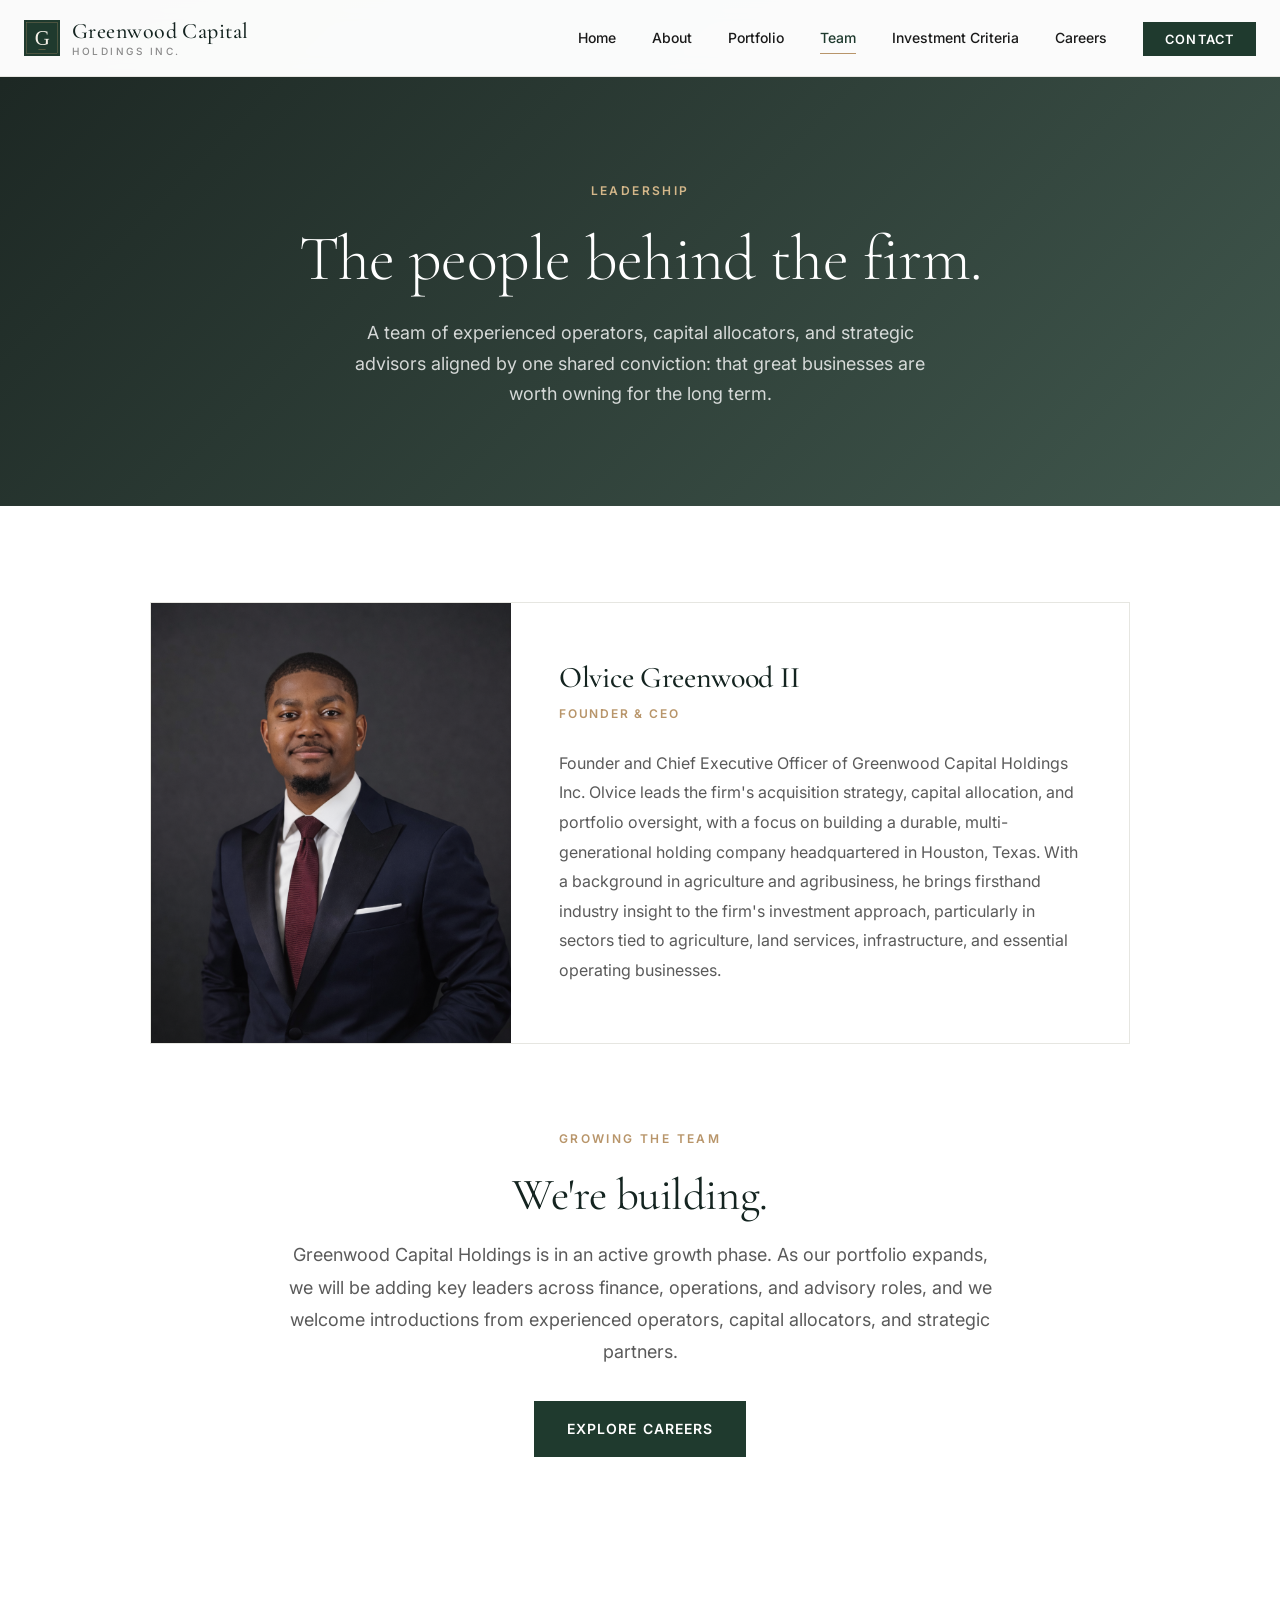
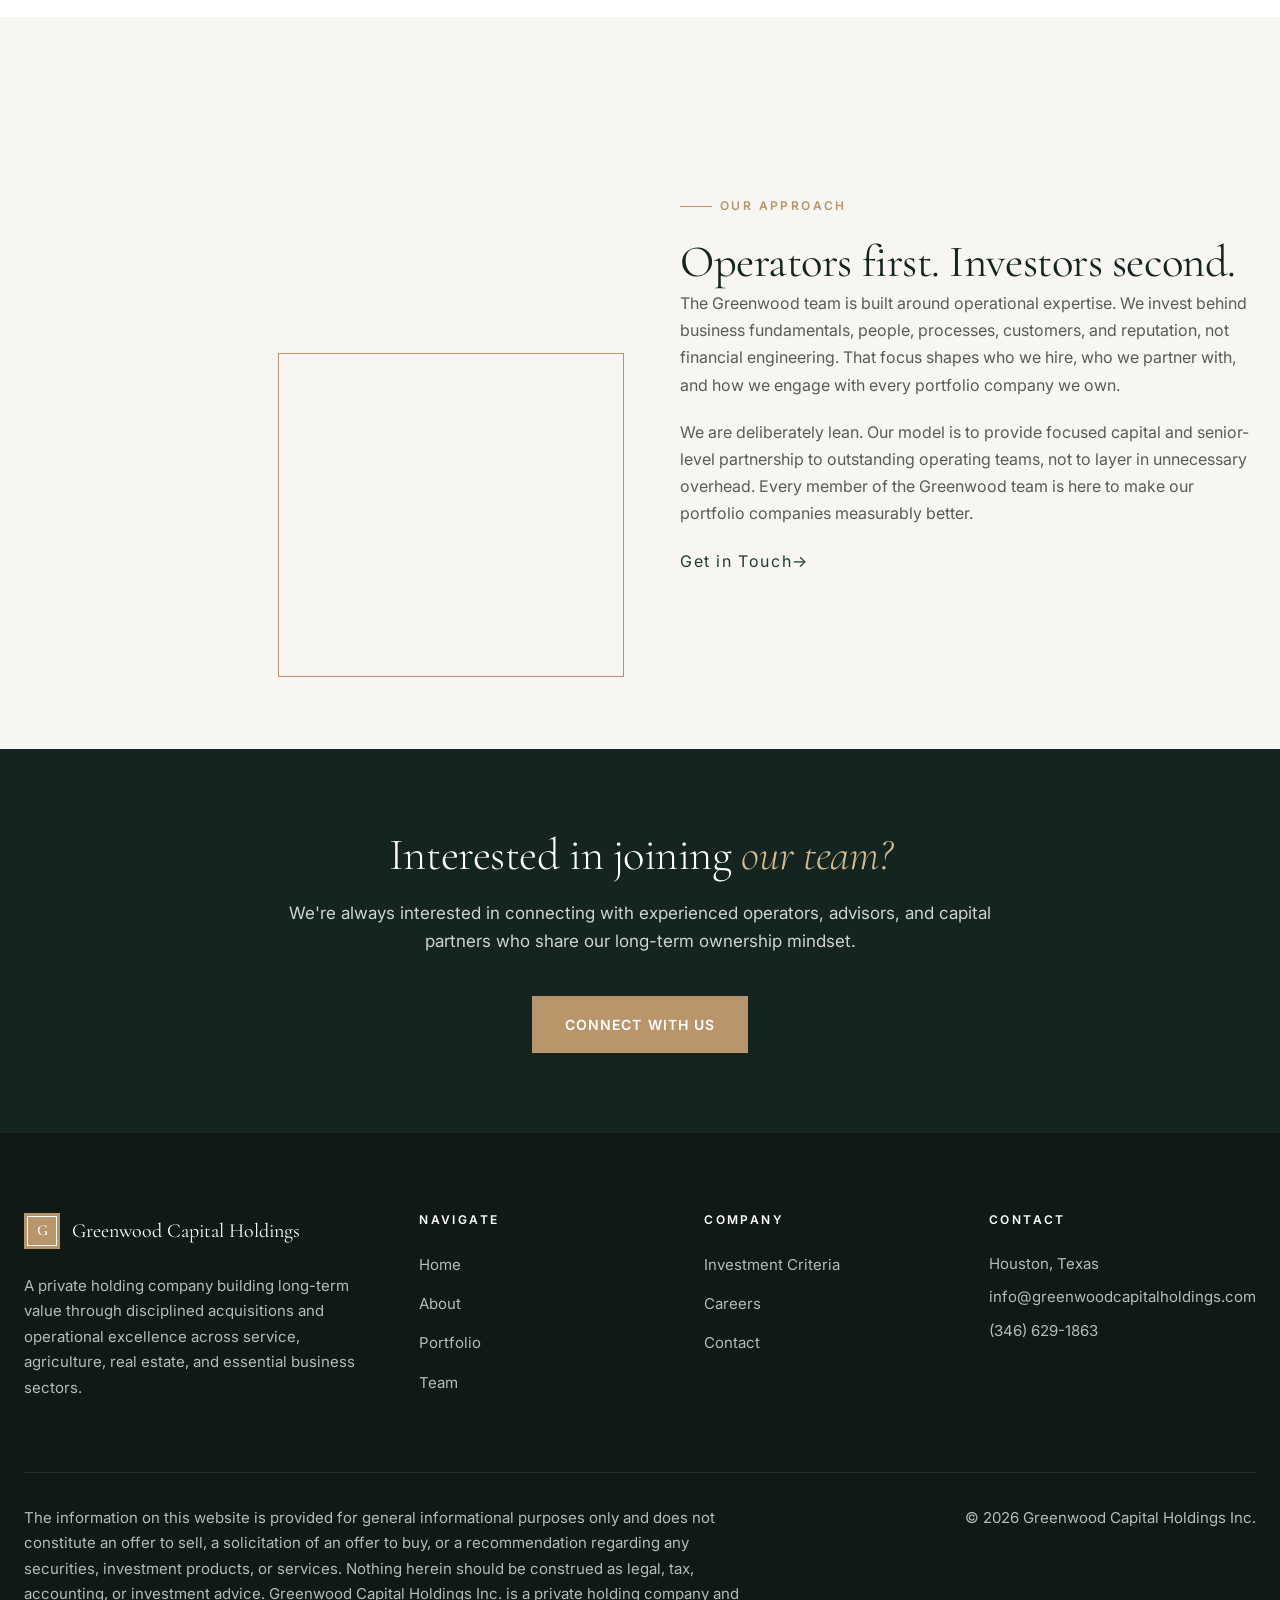
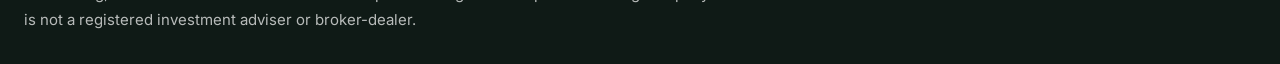
<file: team.html>
<!DOCTYPE html>
<html lang="en">
<head>
  <meta charset="UTF-8">
  <meta name="viewport" content="width=device-width, initial-scale=1.0">
  <title>Team | Greenwood Capital Holdings Inc.</title>
  <meta name="description" content="Meet the leadership team behind Greenwood Capital Holdings Inc. experienced operators and capital allocators focused on long-term business ownership.">
  <link rel="preconnect" href="https://fonts.googleapis.com">
  <link rel="preconnect" href="https://fonts.gstatic.com" crossorigin>
  <link href="https://fonts.googleapis.com/css2?family=Cormorant+Garamond:ital,wght@0,400;0,500;0,600;1,400;1,500&family=Inter:wght@400;500;600;700&display=swap" rel="stylesheet">
  <link rel="icon" type="image/svg+xml" href="images/favicon.svg">
  <link rel="apple-touch-icon" href="images/favicon.svg">
  <link rel="stylesheet" href="css/styles.css?v=5">
</head>
<body>

  <nav class="nav">
    <div class="nav__inner">
      <a href="index.html" class="nav__brand">
        <img src="images/logo-mark.svg" alt="" class="nav__mark">
        <span class="nav__brand-text">Greenwood Capital<small>Holdings Inc.</small></span>
      </a>
      <button class="nav__toggle" aria-label="Toggle menu"><span></span><span></span><span></span></button>
      <ul class="nav__menu">
        <li><a href="index.html" class="nav__link">Home</a></li>
        <li><a href="about.html" class="nav__link">About</a></li>
        <li><a href="portfolio.html" class="nav__link">Portfolio</a></li>
        <li><a href="team.html" class="nav__link">Team</a></li>
        <li><a href="investment-criteria.html" class="nav__link">Investment Criteria</a></li>
        <li><a href="careers.html" class="nav__link">Careers</a></li>
        <li><a href="contact.html" class="nav__cta">Contact</a></li>
      </ul>
    </div>
  </nav>

  <header class="page-header">
    <div class="container">
      <span class="eyebrow">Leadership</span>
      <h1>The people behind the firm.</h1>
      <p>A team of experienced operators, capital allocators, and strategic advisors aligned by one shared conviction: that great businesses are worth owning for the long term.</p>
    </div>
  </header>

  <section class="section">
    <div class="container">
      <div class="team-featured reveal">
        <article class="team-card team-card--featured">
          <div class="team-card__photo team-card__photo--filled" style="background-image: url('images/olvice-greenwood.jpg');"></div>
          <div class="team-card__body">
            <h3>Olvice Greenwood II</h3>
            <div class="team-card__title">Founder &amp; CEO</div>
            <p>Founder and Chief Executive Officer of Greenwood Capital Holdings Inc. Olvice leads the firm's acquisition strategy, capital allocation, and portfolio oversight, with a focus on building a durable, multi-generational holding company headquartered in Houston, Texas. With a background in agriculture and agribusiness, he brings firsthand industry insight to the firm's investment approach, particularly in sectors tied to agriculture, land services, infrastructure, and essential operating businesses.</p>
          </div>
        </article>
      </div>

      <div class="section-header center reveal" style="margin-top: 5rem;">
        <span class="eyebrow">Growing the Team</span>
        <h2>We're building.</h2>
        <p class="lead" style="margin: 1rem auto 2rem;">Greenwood Capital Holdings is in an active growth phase. As our portfolio expands, we will be adding key leaders across finance, operations, and advisory roles, and we welcome introductions from experienced operators, capital allocators, and strategic partners.</p>
        <a href="careers.html" class="btn btn--primary">Explore Careers</a>
      </div>
    </div>
  </section>

  <!-- TEAM PHILOSOPHY -->
  <section class="section section--alt">
    <div class="container">
      <div class="two-col">
        <div class="two-col__media reveal" style="background-image: url('https://images.unsplash.com/photo-1521737604893-d14cc237f11d?ixlib=rb-4.0.3&auto=format&fit=crop&w=1600&q=80');"></div>
        <div class="reveal">
          <span class="eyebrow">Our Approach</span>
          <h2>Operators first. Investors second.</h2>
          <p>The Greenwood team is built around operational expertise. We invest behind business fundamentals, people, processes, customers, and reputation, not financial engineering. That focus shapes who we hire, who we partner with, and how we engage with every portfolio company we own.</p>
          <p>We are deliberately lean. Our model is to provide focused capital and senior-level partnership to outstanding operating teams, not to layer in unnecessary overhead. Every member of the Greenwood team is here to make our portfolio companies measurably better.</p>
          <a href="contact.html" class="btn--ghost">Get in Touch</a>
        </div>
      </div>
    </div>
  </section>

  <section class="cta-banner">
    <div class="container">
      <div class="cta-banner__inner reveal">
        <h2>Interested in joining <em>our team?</em></h2>
        <p>We're always interested in connecting with experienced operators, advisors, and capital partners who share our long-term ownership mindset.</p>
        <a href="contact.html" class="btn btn--accent">Connect With Us</a>
      </div>
    </div>
  </section>

  <footer class="footer">
    <div class="container">
      <div class="footer__inner">
        <div>
          <div class="footer__brand"><span class="nav__mark">G</span><span>Greenwood Capital Holdings</span></div>
          <p>A private holding company building long-term value through disciplined acquisitions and operational excellence across service, agriculture, real estate, and essential business sectors.</p>
        </div>
        <div>
          <h4>Navigate</h4>
          <ul>
            <li><a href="index.html">Home</a></li>
            <li><a href="about.html">About</a></li>
            <li><a href="portfolio.html">Portfolio</a></li>
            <li><a href="team.html">Team</a></li>
          </ul>
        </div>
        <div>
          <h4>Company</h4>
          <ul>
            <li><a href="investment-criteria.html">Investment Criteria</a></li>
            <li><a href="careers.html">Careers</a></li>
            <li><a href="contact.html">Contact</a></li>
          </ul>
        </div>
        <div>
          <h4>Contact</h4>
          <div class="footer__contact">
            <div>Houston, Texas</div>
            <div><a href="mailto:info@greenwoodcapitalholdings.com">info@greenwoodcapitalholdings.com</a></div>
            <div><a href="tel:+13466291863">(346) 629-1863</a></div>
          </div>
        </div>
      </div>
      <div class="footer__bottom">
        <p class="footer__disclaimer">The information on this website is provided for general informational purposes only and does not constitute an offer to sell, a solicitation of an offer to buy, or a recommendation regarding any securities, investment products, or services. Nothing herein should be construed as legal, tax, accounting, or investment advice. Greenwood Capital Holdings Inc. is a private holding company and is not a registered investment adviser or broker-dealer.</p>
        <p class="footer__copy">© 2026 Greenwood Capital Holdings Inc.</p>
      </div>
    </div>
  </footer>

  <script src="js/main.js?v=5"></script>
</body>
</html>
</file>
<file: css/styles.css>
/* ==========================================================================
   Greenwood Capital Holdings Inc. — Stylesheet
   ========================================================================== */

:root {
  --color-primary: #1f3a2e;
  --color-primary-dark: #142420;
  --color-primary-light: #2d5443;
  --color-accent: #b8956a;
  --color-accent-light: #d4b78a;
  --color-text: #1a1a1a;
  --color-text-muted: #5a5a5a;
  --color-text-light: #8a8a8a;
  --color-bg: #ffffff;
  --color-bg-alt: #f7f6f2;
  --color-bg-dark: #0f1a16;
  --color-border: #e6e6e1;
  --color-white: #ffffff;

  --font-serif: 'Cormorant Garamond', 'Playfair Display', Georgia, 'Times New Roman', serif;
  --font-sans: 'Inter', -apple-system, BlinkMacSystemFont, 'Segoe UI', Roboto, sans-serif;

  --container-max: 1280px;
  --section-padding: 6rem 0;
  --transition: 0.3s cubic-bezier(0.4, 0, 0.2, 1);
  --shadow-sm: 0 2px 8px rgba(0, 0, 0, 0.04);
  --shadow-md: 0 8px 24px rgba(0, 0, 0, 0.08);
  --shadow-lg: 0 20px 50px rgba(0, 0, 0, 0.12);
}

/* Reset --------------------------------------------------------------------*/
*, *::before, *::after { box-sizing: border-box; margin: 0; padding: 0; }

html { scroll-behavior: smooth; -webkit-font-smoothing: antialiased; -moz-osx-font-smoothing: grayscale; }

body {
  font-family: var(--font-sans);
  color: var(--color-text);
  background: var(--color-bg);
  line-height: 1.7;
  font-size: 16px;
  overflow-x: hidden;
}

img { max-width: 100%; height: auto; display: block; }
a { color: var(--color-primary); text-decoration: none; transition: color var(--transition); }
a:hover { color: var(--color-accent); }
button { font-family: inherit; cursor: pointer; border: none; background: none; }

h1, h2, h3, h4, h5, h6 {
  font-family: var(--font-serif);
  font-weight: 500;
  line-height: 1.2;
  color: var(--color-primary-dark);
  letter-spacing: -0.01em;
}

h1 { font-size: clamp(2.5rem, 5vw, 4.5rem); font-weight: 400; }
h2 { font-size: clamp(2rem, 3.5vw, 3rem); font-weight: 400; }
h3 { font-size: clamp(1.5rem, 2.2vw, 1.875rem); }
h4 { font-size: 1.25rem; }
p { color: var(--color-text-muted); }

/* Layout -------------------------------------------------------------------*/
.container {
  max-width: var(--container-max);
  margin: 0 auto;
  padding: 0 1.5rem;
}

.section { padding: var(--section-padding); }
.section--alt { background: var(--color-bg-alt); }
.section--dark { background: var(--color-bg-dark); color: var(--color-white); }
.section--dark h1,
.section--dark h2,
.section--dark h3 { color: var(--color-white); }
.section--dark p { color: rgba(255, 255, 255, 0.75); }

.section-header { max-width: 760px; margin: 0 auto 4rem; text-align: center; }
.section-header.left { text-align: left; margin-left: 0; }
.eyebrow {
  display: inline-block;
  font-family: var(--font-sans);
  font-size: 0.75rem;
  font-weight: 600;
  letter-spacing: 0.2em;
  text-transform: uppercase;
  color: var(--color-accent);
  margin-bottom: 1.25rem;
  position: relative;
  padding-left: 2.5rem;
}
.eyebrow::before {
  content: '';
  position: absolute;
  left: 0;
  top: 50%;
  width: 2rem;
  height: 1px;
  background: var(--color-accent);
}
.section-header.center .eyebrow { padding-left: 0; }
.section-header.center .eyebrow::before { display: none; }
.lead { font-size: 1.125rem; line-height: 1.8; color: var(--color-text-muted); max-width: 65ch; }

/* Buttons ------------------------------------------------------------------*/
.btn {
  display: inline-flex;
  align-items: center;
  justify-content: center;
  gap: 0.5rem;
  padding: 0.95rem 2rem;
  font-family: var(--font-sans);
  font-size: 0.875rem;
  font-weight: 600;
  letter-spacing: 0.08em;
  text-transform: uppercase;
  border: 1px solid transparent;
  transition: all var(--transition);
  cursor: pointer;
  white-space: nowrap;
}
.btn--primary {
  background: var(--color-primary);
  color: var(--color-white);
  border-color: var(--color-primary);
}
.btn--primary:hover {
  background: var(--color-primary-dark);
  border-color: var(--color-primary-dark);
  color: var(--color-white);
  transform: translateY(-2px);
  box-shadow: var(--shadow-md);
}
.btn--accent {
  background: var(--color-accent);
  color: var(--color-white);
  border-color: var(--color-accent);
}
.btn--accent:hover {
  background: #a17f55;
  border-color: #a17f55;
  color: var(--color-white);
  transform: translateY(-2px);
  box-shadow: var(--shadow-md);
}
.btn--outline {
  background: transparent;
  color: var(--color-white);
  border-color: rgba(255, 255, 255, 0.5);
}
.btn--outline:hover {
  background: var(--color-white);
  color: var(--color-primary-dark);
  border-color: var(--color-white);
}
.btn--ghost {
  padding: 0.75rem 0;
  border: none;
  color: var(--color-primary);
  letter-spacing: 0.1em;
}
.btn--ghost::after { content: '→'; transition: transform var(--transition); }
.btn--ghost:hover::after { transform: translateX(6px); }

/* Navigation ---------------------------------------------------------------*/
.nav {
  position: fixed;
  top: 0;
  left: 0;
  right: 0;
  z-index: 100;
  padding: 1.25rem 0;
  background: rgba(255, 255, 255, 0.98);
  border-bottom: 1px solid var(--color-border);
  backdrop-filter: blur(10px);
  -webkit-backdrop-filter: blur(10px);
  transition: all var(--transition);
}
.nav.scrolled { padding: 0.75rem 0; box-shadow: var(--shadow-sm); }
.nav__inner {
  display: flex;
  align-items: center;
  justify-content: space-between;
  max-width: var(--container-max);
  margin: 0 auto;
  padding: 0 1.5rem;
}
.nav__brand {
  display: flex;
  align-items: center;
  gap: 0.75rem;
  font-family: var(--font-serif);
  font-size: 1.375rem;
  font-weight: 500;
  color: var(--color-primary-dark);
  letter-spacing: 0.02em;
}
.nav__brand:hover { color: var(--color-primary-dark); }
.nav__mark {
  width: 36px;
  height: 36px;
  min-width: 36px;
  min-height: 36px;
  display: block;
  flex-shrink: 0;
  position: relative;
  object-fit: contain;
  transition: transform var(--transition);
}
.nav__mark img { width: 100%; height: 100%; display: block; }
.nav__brand:hover .nav__mark { transform: translateY(-1px); }

/* Footer text-mark (still a span) keeps the original styled look */
.footer__brand .nav__mark {
  background: var(--color-accent);
  color: var(--color-white);
  display: flex;
  align-items: center;
  justify-content: center;
  font-family: var(--font-serif);
  font-size: 0.95rem;
  font-weight: 600;
}
.footer__brand .nav__mark::after {
  content: '';
  position: absolute;
  inset: 3px;
  border: 1px solid var(--color-white);
}
.nav__brand-text { display: flex; flex-direction: column; line-height: 1; }
.nav__brand-text small {
  font-family: var(--font-sans);
  font-size: 0.625rem;
  letter-spacing: 0.25em;
  text-transform: uppercase;
  color: var(--color-text-light);
  margin-top: 4px;
  font-weight: 500;
}
.nav__menu {
  display: flex;
  align-items: center;
  gap: 2.25rem;
  list-style: none;
}
.nav__link {
  font-size: 0.875rem;
  font-weight: 500;
  color: var(--color-text);
  position: relative;
  padding: 0.5rem 0;
}
.nav__link::after {
  content: '';
  position: absolute;
  left: 0;
  bottom: 0;
  width: 0;
  height: 1px;
  background: var(--color-accent);
  transition: width var(--transition);
}
.nav__link:hover::after,
.nav__link.active::after { width: 100%; }
.nav__link.active { color: var(--color-primary); }
.nav__cta {
  padding: 0.6rem 1.4rem;
  background: var(--color-primary);
  color: var(--color-white);
  font-size: 0.8rem;
  font-weight: 600;
  letter-spacing: 0.08em;
  text-transform: uppercase;
  transition: all var(--transition);
}
.nav__cta:hover {
  background: var(--color-primary-dark);
  color: var(--color-white);
}
.nav__toggle {
  display: none;
  width: 28px;
  height: 28px;
  flex-direction: column;
  justify-content: center;
  gap: 5px;
}
.nav__toggle span {
  display: block;
  width: 100%;
  height: 1.5px;
  background: var(--color-primary-dark);
  transition: all var(--transition);
}
.nav__toggle.open span:nth-child(1) { transform: translateY(6.5px) rotate(45deg); }
.nav__toggle.open span:nth-child(2) { opacity: 0; }
.nav__toggle.open span:nth-child(3) { transform: translateY(-6.5px) rotate(-45deg); }

/* Hero ---------------------------------------------------------------------*/
.hero {
  position: relative;
  min-height: 100vh;
  display: flex;
  align-items: center;
  color: var(--color-white);
  overflow: hidden;
  padding-top: 6rem;
}
.hero__bg {
  position: absolute;
  inset: -10% 0 0 0;
  height: 120%;
  background-image:
    url('https://images.unsplash.com/photo-1667754248024-e1e03e60eb72?auto=format&fit=crop&w=2400&q=80'),
    url('https://images.unsplash.com/photo-1622007151631-25aa98ab394b?auto=format&fit=crop&w=2400&q=80');
  background-size: cover;
  background-position: center bottom;
  background-repeat: no-repeat;
  z-index: -2;
  will-change: transform, opacity;
  transform: translate3d(0, 0, 0) scale(1.05);
  transition: opacity 0.1s linear;
}
.hero__overlay {
  position: absolute;
  inset: 0;
  background:
    linear-gradient(135deg, rgba(15, 26, 22, 0.88) 0%, rgba(20, 36, 32, 0.65) 45%, rgba(31, 58, 46, 0.45) 100%),
    linear-gradient(to bottom, transparent 60%, rgba(15, 26, 22, 0.6) 100%);
  z-index: -1;
}
.hero__vignette {
  position: absolute;
  inset: 0;
  background: radial-gradient(ellipse at center, transparent 40%, rgba(15, 26, 22, 0.5) 100%);
  pointer-events: none;
  z-index: -1;
}
.hero__inner { max-width: 800px; }
.hero h1 {
  color: var(--color-white);
  margin: 1.5rem 0 1.5rem;
  font-weight: 300;
}
.hero h1 em {
  font-style: italic;
  color: var(--color-accent-light);
  font-weight: 400;
}
.hero__tagline {
  font-family: var(--font-serif);
  font-size: clamp(1.25rem, 2vw, 1.5rem);
  font-style: italic;
  color: rgba(255, 255, 255, 0.9);
  margin-bottom: 2rem;
  font-weight: 300;
}
.hero__desc {
  font-size: 1.0625rem;
  color: rgba(255, 255, 255, 0.8);
  max-width: 620px;
  margin-bottom: 2.5rem;
  line-height: 1.8;
}
.hero__cta { display: flex; gap: 1rem; flex-wrap: wrap; }
.hero .eyebrow { color: var(--color-accent-light); }
.hero .eyebrow::before { background: var(--color-accent-light); }
.hero__scroll {
  position: absolute;
  bottom: 2.5rem;
  left: 50%;
  transform: translateX(-50%);
  font-size: 0.7rem;
  letter-spacing: 0.3em;
  text-transform: uppercase;
  color: rgba(255, 255, 255, 0.7);
  display: flex;
  flex-direction: column;
  align-items: center;
  gap: 0.75rem;
}
.hero__scroll::after {
  content: '';
  width: 1px;
  height: 40px;
  background: linear-gradient(to bottom, var(--color-accent-light), transparent);
  animation: scrollLine 2s ease-in-out infinite;
}
@keyframes scrollLine {
  0%, 100% { transform: scaleY(1); opacity: 1; }
  50% { transform: scaleY(0.4); opacity: 0.4; }
}

/* Page header (non-home) ---------------------------------------------------*/
.page-header {
  position: relative;
  padding: 11rem 0 6rem;
  background-image: linear-gradient(135deg, rgba(15, 26, 22, 0.95) 0%, rgba(31, 58, 46, 0.85) 100%),
    url('https://images.unsplash.com/photo-1486406146926-c627a92ad1ab?ixlib=rb-4.0.3&auto=format&fit=crop&w=2400&q=80');
  background-size: cover;
  background-position: center;
  color: var(--color-white);
  text-align: center;
}
.page-header h1 {
  color: var(--color-white);
  margin-bottom: 1.25rem;
  font-weight: 300;
}
.page-header p {
  color: rgba(255, 255, 255, 0.8);
  font-size: 1.125rem;
  max-width: 620px;
  margin: 0 auto;
}
.page-header .eyebrow { color: var(--color-accent-light); padding-left: 0; }
.page-header .eyebrow::before { display: none; }

/* Cards / Grids ------------------------------------------------------------*/
.grid { display: grid; gap: 2rem; }
.grid--3 { grid-template-columns: repeat(auto-fit, minmax(300px, 1fr)); }
.grid--2 { grid-template-columns: repeat(auto-fit, minmax(420px, 1fr)); }
.grid--4 { grid-template-columns: repeat(auto-fit, minmax(240px, 1fr)); }

.card {
  background: var(--color-white);
  padding: 2.5rem 2rem;
  border: 1px solid var(--color-border);
  transition: all var(--transition);
  position: relative;
  overflow: hidden;
}
.card::before {
  content: '';
  position: absolute;
  left: 0;
  top: 0;
  width: 3px;
  height: 0;
  background: var(--color-accent);
  transition: height var(--transition);
}
.card:hover {
  transform: translateY(-6px);
  box-shadow: var(--shadow-lg);
  border-color: transparent;
}
.card:hover::before { height: 100%; }
.card__icon {
  width: 56px;
  height: 56px;
  background: var(--color-bg-alt);
  color: var(--color-primary);
  display: flex;
  align-items: center;
  justify-content: center;
  margin-bottom: 1.5rem;
  font-family: var(--font-serif);
  font-size: 1.5rem;
  font-weight: 500;
  border: 1px solid var(--color-border);
}
.card h3 { margin-bottom: 1rem; font-size: 1.375rem; }
.card p { font-size: 0.9375rem; }

/* Investment focus / featured area cards */
.focus-card {
  background: var(--color-white);
  padding: 0;
  border: 1px solid var(--color-border);
  overflow: hidden;
  transition: all var(--transition);
}
.focus-card__img {
  height: 220px;
  background-size: cover;
  background-position: center;
  position: relative;
}
.focus-card__img::after {
  content: '';
  position: absolute;
  inset: 0;
  background: linear-gradient(to top, rgba(15, 26, 22, 0.6), transparent 60%);
}
.focus-card__body { padding: 2rem; }
.focus-card__body h3 { margin-bottom: 0.75rem; font-size: 1.25rem; }
.focus-card__body p { font-size: 0.9375rem; margin-bottom: 0; }
.focus-card:hover {
  transform: translateY(-6px);
  box-shadow: var(--shadow-lg);
  border-color: transparent;
}

/* Portfolio cards ----------------------------------------------------------*/
.portfolio-card {
  background: var(--color-white);
  border: 1px solid var(--color-border);
  overflow: hidden;
  transition: all var(--transition);
  display: flex;
  flex-direction: column;
}
.portfolio-card__img {
  height: 240px;
  background-size: cover;
  background-position: center;
  position: relative;
}
.portfolio-card__status {
  position: absolute;
  top: 1.25rem;
  right: 1.25rem;
  background: var(--color-white);
  color: var(--color-primary);
  padding: 0.4rem 0.9rem;
  font-size: 0.7rem;
  font-weight: 600;
  letter-spacing: 0.1em;
  text-transform: uppercase;
}
.portfolio-card__status--pending {
  background: var(--color-accent);
  color: var(--color-white);
}
.portfolio-card__body {
  padding: 2rem;
  flex: 1;
  display: flex;
  flex-direction: column;
}
.portfolio-card__meta {
  display: flex;
  gap: 1.5rem;
  margin-bottom: 1rem;
  font-size: 0.75rem;
  letter-spacing: 0.1em;
  text-transform: uppercase;
  color: var(--color-text-light);
  font-weight: 600;
}
.portfolio-card__meta span { position: relative; }
.portfolio-card__meta span + span::before {
  content: '';
  position: absolute;
  left: -0.85rem;
  top: 50%;
  width: 3px;
  height: 3px;
  border-radius: 50%;
  background: var(--color-accent);
  transform: translateY(-50%);
}
.portfolio-card h3 { margin-bottom: 1rem; font-size: 1.5rem; }
.portfolio-card p { font-size: 0.9375rem; margin-bottom: 1.5rem; flex: 1; }
.portfolio-card:hover {
  transform: translateY(-6px);
  box-shadow: var(--shadow-lg);
  border-color: transparent;
}

/* Team cards ---------------------------------------------------------------*/
.team-card {
  background: var(--color-white);
  border: 1px solid var(--color-border);
  overflow: hidden;
  transition: all var(--transition);
  text-align: center;
}
.team-card__photo {
  height: 320px;
  background: linear-gradient(135deg, var(--color-bg-alt), #ebe9e2);
  background-size: cover;
  background-position: center top;
  position: relative;
  display: flex;
  align-items: center;
  justify-content: center;
}
.team-card__photo::after {
  content: '';
  position: absolute;
  inset: auto 0 0 0;
  height: 80px;
  background: linear-gradient(to top, rgba(255, 255, 255, 1), transparent);
}
.team-card__photo--filled::after { display: none; }
.team-card__photo--filled { background-position: center 25%; background-size: cover; }

/* Featured (single founder) layout */
.team-featured {
  display: flex;
  justify-content: center;
}
.team-card--featured {
  display: grid;
  grid-template-columns: 360px 1fr;
  max-width: 980px;
  width: 100%;
  text-align: left;
}
.team-card--featured .team-card__photo { height: 100%; min-height: 440px; }
.team-card--featured .team-card__body { padding: 3rem 3rem 3rem; display: flex; flex-direction: column; justify-content: center; }
.team-card--featured .team-card__body h3 { font-size: 1.875rem; margin-bottom: 0.5rem; }
.team-card--featured .team-card__title { margin-bottom: 1.5rem; }
.team-card--featured .team-card__body p { font-size: 1rem; line-height: 1.85; }
@media (max-width: 720px) {
  .team-card--featured { grid-template-columns: 1fr; }
  .team-card--featured .team-card__photo { min-height: 360px; }
  .team-card--featured .team-card__body { padding: 2rem; text-align: center; }
}
.team-card__monogram {
  font-family: var(--font-serif);
  font-size: 4rem;
  color: var(--color-primary);
  opacity: 0.25;
  font-weight: 400;
}
.team-card__body { padding: 1.75rem 1.75rem 2.25rem; }
.team-card__body h3 { font-size: 1.375rem; margin-bottom: 0.25rem; }
.team-card__title {
  font-size: 0.75rem;
  letter-spacing: 0.15em;
  text-transform: uppercase;
  color: var(--color-accent);
  font-weight: 600;
  margin-bottom: 1rem;
}
.team-card__body p { font-size: 0.9375rem; }
.team-card:hover {
  transform: translateY(-6px);
  box-shadow: var(--shadow-lg);
  border-color: transparent;
}

/* Two-column content -------------------------------------------------------*/
.two-col {
  display: grid;
  grid-template-columns: 1fr 1fr;
  gap: 5rem;
  align-items: center;
}
.two-col__media {
  height: 540px;
  background-size: cover;
  background-position: center;
  position: relative;
}
.two-col__media::after {
  content: '';
  position: absolute;
  bottom: -1.5rem;
  right: -1.5rem;
  width: 60%;
  height: 60%;
  border: 1px solid var(--color-accent);
  z-index: -1;
}
.two-col p { margin-bottom: 1.25rem; }
.two-col p:last-child { margin-bottom: 2rem; }

/* Stats --------------------------------------------------------------------*/
.stats {
  display: grid;
  grid-template-columns: repeat(auto-fit, minmax(180px, 1fr));
  gap: 2rem;
  padding: 3rem 0;
  border-top: 1px solid rgba(255, 255, 255, 0.15);
  border-bottom: 1px solid rgba(255, 255, 255, 0.15);
}
.stat__num {
  font-family: var(--font-serif);
  font-size: 3rem;
  font-weight: 400;
  color: var(--color-accent-light);
  line-height: 1;
  margin-bottom: 0.5rem;
}
.stat__label {
  font-size: 0.75rem;
  letter-spacing: 0.2em;
  text-transform: uppercase;
  color: rgba(255, 255, 255, 0.7);
}

/* Values / Why us list -----------------------------------------------------*/
.value-list { list-style: none; display: grid; gap: 1.5rem; }
.value-list li {
  display: flex;
  gap: 1.25rem;
  align-items: flex-start;
}
.value-list__mark {
  flex-shrink: 0;
  width: 32px;
  height: 32px;
  border: 1px solid var(--color-accent);
  color: var(--color-accent);
  display: flex;
  align-items: center;
  justify-content: center;
  font-family: var(--font-serif);
  font-size: 0.9rem;
  font-weight: 600;
}
.value-list__body strong {
  display: block;
  color: var(--color-primary-dark);
  font-family: var(--font-serif);
  font-size: 1.125rem;
  font-weight: 500;
  margin-bottom: 0.25rem;
}
.value-list__body p { font-size: 0.9375rem; margin: 0; }

/* Criteria grid ------------------------------------------------------------*/
.criteria-grid {
  display: grid;
  grid-template-columns: repeat(auto-fit, minmax(280px, 1fr));
  gap: 0;
  border-top: 1px solid var(--color-border);
  border-left: 1px solid var(--color-border);
}
.criteria-item {
  padding: 2.5rem;
  border-right: 1px solid var(--color-border);
  border-bottom: 1px solid var(--color-border);
  transition: background var(--transition);
}
.criteria-item:hover { background: var(--color-bg-alt); }
.criteria-item__num {
  font-family: var(--font-serif);
  font-size: 0.875rem;
  font-weight: 600;
  color: var(--color-accent);
  letter-spacing: 0.1em;
  margin-bottom: 1rem;
}
.criteria-item h3 { font-size: 1.25rem; margin-bottom: 0.75rem; }
.criteria-item p { font-size: 0.9375rem; margin: 0; }

/* CTA banner ---------------------------------------------------------------*/
.cta-banner {
  background: var(--color-primary-dark);
  color: var(--color-white);
  padding: 5rem 0;
  position: relative;
  overflow: hidden;
}
.cta-banner::before {
  content: '';
  position: absolute;
  inset: 0;
  background-image: url('https://images.unsplash.com/photo-1543459176-4426b37223ec?ixlib=rb-4.0.3&auto=format&fit=crop&w=2400&q=80');
  background-size: cover;
  background-position: center;
  opacity: 0.15;
}
.cta-banner__inner {
  position: relative;
  text-align: center;
  max-width: 720px;
  margin: 0 auto;
}
.cta-banner h2 {
  color: var(--color-white);
  font-weight: 300;
  margin-bottom: 1rem;
}
.cta-banner h2 em { color: var(--color-accent-light); font-style: italic; }
.cta-banner p {
  color: rgba(255, 255, 255, 0.8);
  font-size: 1.0625rem;
  margin-bottom: 2.5rem;
}

/* Contact ------------------------------------------------------------------*/
.contact-grid {
  display: grid;
  grid-template-columns: 1.2fr 1fr;
  gap: 5rem;
}
.contact-info { padding-right: 2rem; }
.contact-info__item {
  display: flex;
  gap: 1.25rem;
  margin-bottom: 2.25rem;
  padding-bottom: 2.25rem;
  border-bottom: 1px solid var(--color-border);
}
.contact-info__item:last-of-type { border-bottom: none; }
.contact-info__icon {
  flex-shrink: 0;
  width: 48px;
  height: 48px;
  background: var(--color-bg-alt);
  color: var(--color-primary);
  border: 1px solid var(--color-border);
  display: flex;
  align-items: center;
  justify-content: center;
  font-family: var(--font-serif);
  font-size: 1.25rem;
}
.contact-info__label {
  font-size: 0.7rem;
  letter-spacing: 0.2em;
  text-transform: uppercase;
  color: var(--color-text-light);
  font-weight: 600;
  margin-bottom: 0.4rem;
}
.contact-info__value {
  font-size: 1.0625rem;
  color: var(--color-primary-dark);
  font-weight: 500;
}
.contact-info__value a { color: var(--color-primary-dark); }
.contact-info__value a:hover { color: var(--color-accent); }

/* Form ---------------------------------------------------------------------*/
.form {
  background: var(--color-white);
  padding: 3rem;
  border: 1px solid var(--color-border);
}
.form__row { display: grid; grid-template-columns: 1fr 1fr; gap: 1.5rem; margin-bottom: 1.5rem; }
.form__group { display: flex; flex-direction: column; margin-bottom: 1.5rem; }
.form__group--full { grid-column: 1 / -1; }
.form__label {
  font-size: 0.75rem;
  letter-spacing: 0.1em;
  text-transform: uppercase;
  color: var(--color-text-muted);
  font-weight: 600;
  margin-bottom: 0.6rem;
}
.form__input,
.form__select,
.form__textarea {
  width: 100%;
  padding: 0.85rem 1rem;
  font-family: var(--font-sans);
  font-size: 0.9375rem;
  color: var(--color-text);
  background: var(--color-bg);
  border: 1px solid var(--color-border);
  transition: all var(--transition);
}
.form__input:focus,
.form__select:focus,
.form__textarea:focus {
  outline: none;
  border-color: var(--color-primary);
  background: var(--color-white);
  box-shadow: 0 0 0 3px rgba(31, 58, 46, 0.08);
}
.form__textarea { resize: vertical; min-height: 140px; font-family: var(--font-sans); }
.form__select {
  appearance: none;
  background-image: url("data:image/svg+xml;charset=US-ASCII,%3Csvg xmlns='http://www.w3.org/2000/svg' width='12' height='8' viewBox='0 0 12 8'%3E%3Cpath fill='%231f3a2e' d='M6 8L0 0h12z'/%3E%3C/svg%3E");
  background-repeat: no-repeat;
  background-position: right 1rem center;
  padding-right: 2.5rem;
}
.form__submit { margin-top: 0.5rem; width: 100%; }
.form__note {
  font-size: 0.8125rem;
  color: var(--color-text-light);
  margin-top: 1rem;
  text-align: center;
}
.form__success {
  display: none;
  background: rgba(31, 58, 46, 0.08);
  border-left: 3px solid var(--color-primary);
  padding: 1rem 1.25rem;
  margin-bottom: 1.5rem;
  color: var(--color-primary-dark);
  font-size: 0.9375rem;
}
.form__success.show { display: block; }

/* Footer -------------------------------------------------------------------*/
.footer {
  background: var(--color-bg-dark);
  color: rgba(255, 255, 255, 0.7);
  padding: 5rem 0 0;
}
.footer__inner {
  display: grid;
  grid-template-columns: 1.5fr 1fr 1fr 1.2fr;
  gap: 4rem;
  padding-bottom: 4rem;
  border-bottom: 1px solid rgba(255, 255, 255, 0.1);
}
.footer__brand {
  display: flex;
  align-items: center;
  gap: 0.75rem;
  margin-bottom: 1.5rem;
  font-family: var(--font-serif);
  font-size: 1.25rem;
  color: var(--color-white);
}
.footer__brand .nav__mark { background: var(--color-accent); }
.footer__brand .nav__mark::after { border-color: var(--color-white); }
.footer p { color: rgba(255, 255, 255, 0.7); font-size: 0.9375rem; }
.footer h4 {
  color: var(--color-white);
  font-family: var(--font-sans);
  font-size: 0.75rem;
  font-weight: 600;
  letter-spacing: 0.2em;
  text-transform: uppercase;
  margin-bottom: 1.5rem;
}
.footer ul { list-style: none; }
.footer li { margin-bottom: 0.75rem; }
.footer li a {
  color: rgba(255, 255, 255, 0.7);
  font-size: 0.9375rem;
  transition: color var(--transition);
}
.footer li a:hover { color: var(--color-accent-light); }
.footer__contact { font-size: 0.9375rem; }
.footer__contact div { margin-bottom: 0.5rem; }
.footer__contact a { color: rgba(255, 255, 255, 0.7); }
.footer__bottom {
  padding: 2rem 0;
  display: flex;
  justify-content: space-between;
  align-items: flex-start;
  gap: 2rem;
  font-size: 0.8125rem;
  color: rgba(255, 255, 255, 0.5);
}
.footer__disclaimer { max-width: 720px; line-height: 1.7; }
.footer__copy { white-space: nowrap; }

/* Reveal animations --------------------------------------------------------*/
/* Visible by default — content never disappears if JS fails to run.
   Only hidden-then-animated once <html> gets the .js-anim class (added by main.js). */
.reveal {
  opacity: 1;
  transform: none;
  transition: opacity 0.8s ease, transform 0.8s ease;
}
html.js-anim .reveal {
  opacity: 0;
  transform: translateY(24px);
}
html.js-anim .reveal.visible {
  opacity: 1;
  transform: translateY(0);
}

/* Responsive ---------------------------------------------------------------*/
@media (max-width: 960px) {
  :root { --section-padding: 4.5rem 0; }
  .two-col { grid-template-columns: 1fr; gap: 3rem; }
  .two-col__media { height: 360px; }
  .contact-grid { grid-template-columns: 1fr; gap: 3rem; }
  .contact-info { padding-right: 0; }
  .footer__inner { grid-template-columns: 1fr 1fr; gap: 3rem; }
  .form { padding: 2rem; }
}

@media (max-width: 768px) {
  /* Mobile menu — dead-simple show/hide accordion below the nav bar */
  .nav__menu {
    display: none !important;
    position: absolute !important;
    top: 100% !important;
    left: 0 !important;
    right: 0 !important;
    width: 100% !important;
    max-width: none !important;
    background: #ffffff !important;
    padding: 0.5rem 1.5rem 1.5rem !important;
    margin: 0 !important;
    list-style: none !important;
    box-shadow: 0 12px 30px rgba(0, 0, 0, 0.12) !important;
    border-top: 1px solid #e6e6e1 !important;
    z-index: 200 !important;
    transform: none !important;
    flex-direction: unset !important;
    align-items: unset !important;
    gap: unset !important;
    height: auto !important;
    max-height: calc(100vh - 80px) !important;
    overflow-y: auto !important;
  }
  .nav__menu.open { display: block !important; }
  .nav__menu li {
    display: block !important;
    width: 100% !important;
    list-style: none !important;
    margin: 0 !important;
    padding: 0 !important;
  }
  .nav__menu .nav__link,
  .nav__menu a.nav__link {
    display: block !important;
    width: 100% !important;
    color: #1a1a1a !important;
    background: transparent !important;
    font-size: 1.0625rem !important;
    font-weight: 500 !important;
    padding: 1rem 0 !important;
    margin: 0 !important;
    border-bottom: 1px solid #e6e6e1 !important;
    text-align: left !important;
    text-decoration: none !important;
    line-height: 1.4 !important;
  }
  .nav__menu li:last-child .nav__link,
  .nav__menu li:last-child a { border-bottom: none !important; }
  .nav__menu .nav__link::after,
  .nav__menu a.nav__link::after { display: none !important; content: none !important; }
  .nav__menu .nav__link.active { color: #1f3a2e !important; }
  .nav__menu .nav__cta,
  .nav__menu a.nav__cta {
    display: block !important;
    width: 100% !important;
    box-sizing: border-box !important;
    margin-top: 1rem !important;
    padding: 1rem 1.25rem !important;
    text-align: center !important;
    background: #1f3a2e !important;
    color: #ffffff !important;
    font-size: 0.8125rem !important;
    letter-spacing: 0.1em !important;
    text-decoration: none !important;
    border: none !important;
  }
  .nav__toggle { display: flex !important; z-index: 201; position: relative; }
  .nav { position: fixed !important; z-index: 300 !important; }
  .nav__inner { position: relative; }

  /* Backdrop removed — dropdown menu sits directly below the nav, no overlay needed */
  body.menu-open { overflow: hidden; }

  /* Hero — tighter on mobile, no horizontal overflow */
  .hero {
    min-height: 88vh;
    padding-top: 6.5rem;
    padding-bottom: 3rem;
  }
  .hero h1 { font-size: 2.25rem; line-height: 1.15; margin-bottom: 1rem; }
  .hero__tagline { font-size: 1.0625rem; margin-bottom: 1.5rem; }
  .hero__desc { font-size: 0.9375rem; margin-bottom: 2rem; }
  .hero__cta { flex-direction: column; align-items: stretch; gap: 0.75rem; }
  .hero__cta .btn { width: 100%; max-width: none; }
  .hero__scroll { display: none; }

  /* Page headers */
  .page-header { padding: 8rem 0 4rem; }
  .page-header h1 { font-size: 2rem; }
  .page-header p { font-size: 1rem; }

  /* Sections — tighter typography */
  h2 { font-size: 1.75rem; }
  .lead { font-size: 1rem; }

  /* Layouts */
  .footer__inner { grid-template-columns: 1fr; gap: 2.5rem; }
  .footer__bottom { flex-direction: column; gap: 1.5rem; }
  .form__row { grid-template-columns: 1fr; gap: 0; }
  .section-header { margin-bottom: 2.5rem; }
  .stats { grid-template-columns: repeat(2, 1fr); gap: 1.5rem; padding: 2rem 0; }
  .stat__num { font-size: 2.25rem; }
  .value-list { grid-template-columns: 1fr !important; }
  .criteria-grid { grid-template-columns: 1fr; }
  .criteria-item { padding: 2rem 1.5rem; }
  .cta-banner { padding: 4rem 0; }
  .cta-banner h2 { font-size: 1.75rem; }
}

@media (max-width: 480px) {
  .container { padding: 0 1.25rem; }
  .form { padding: 1.5rem; }
  .card, .focus-card__body, .portfolio-card__body { padding: 1.5rem; }
  .nav__brand { font-size: 1.125rem; }
  .nav__brand-text small { font-size: 0.55rem; }
}
</file>
